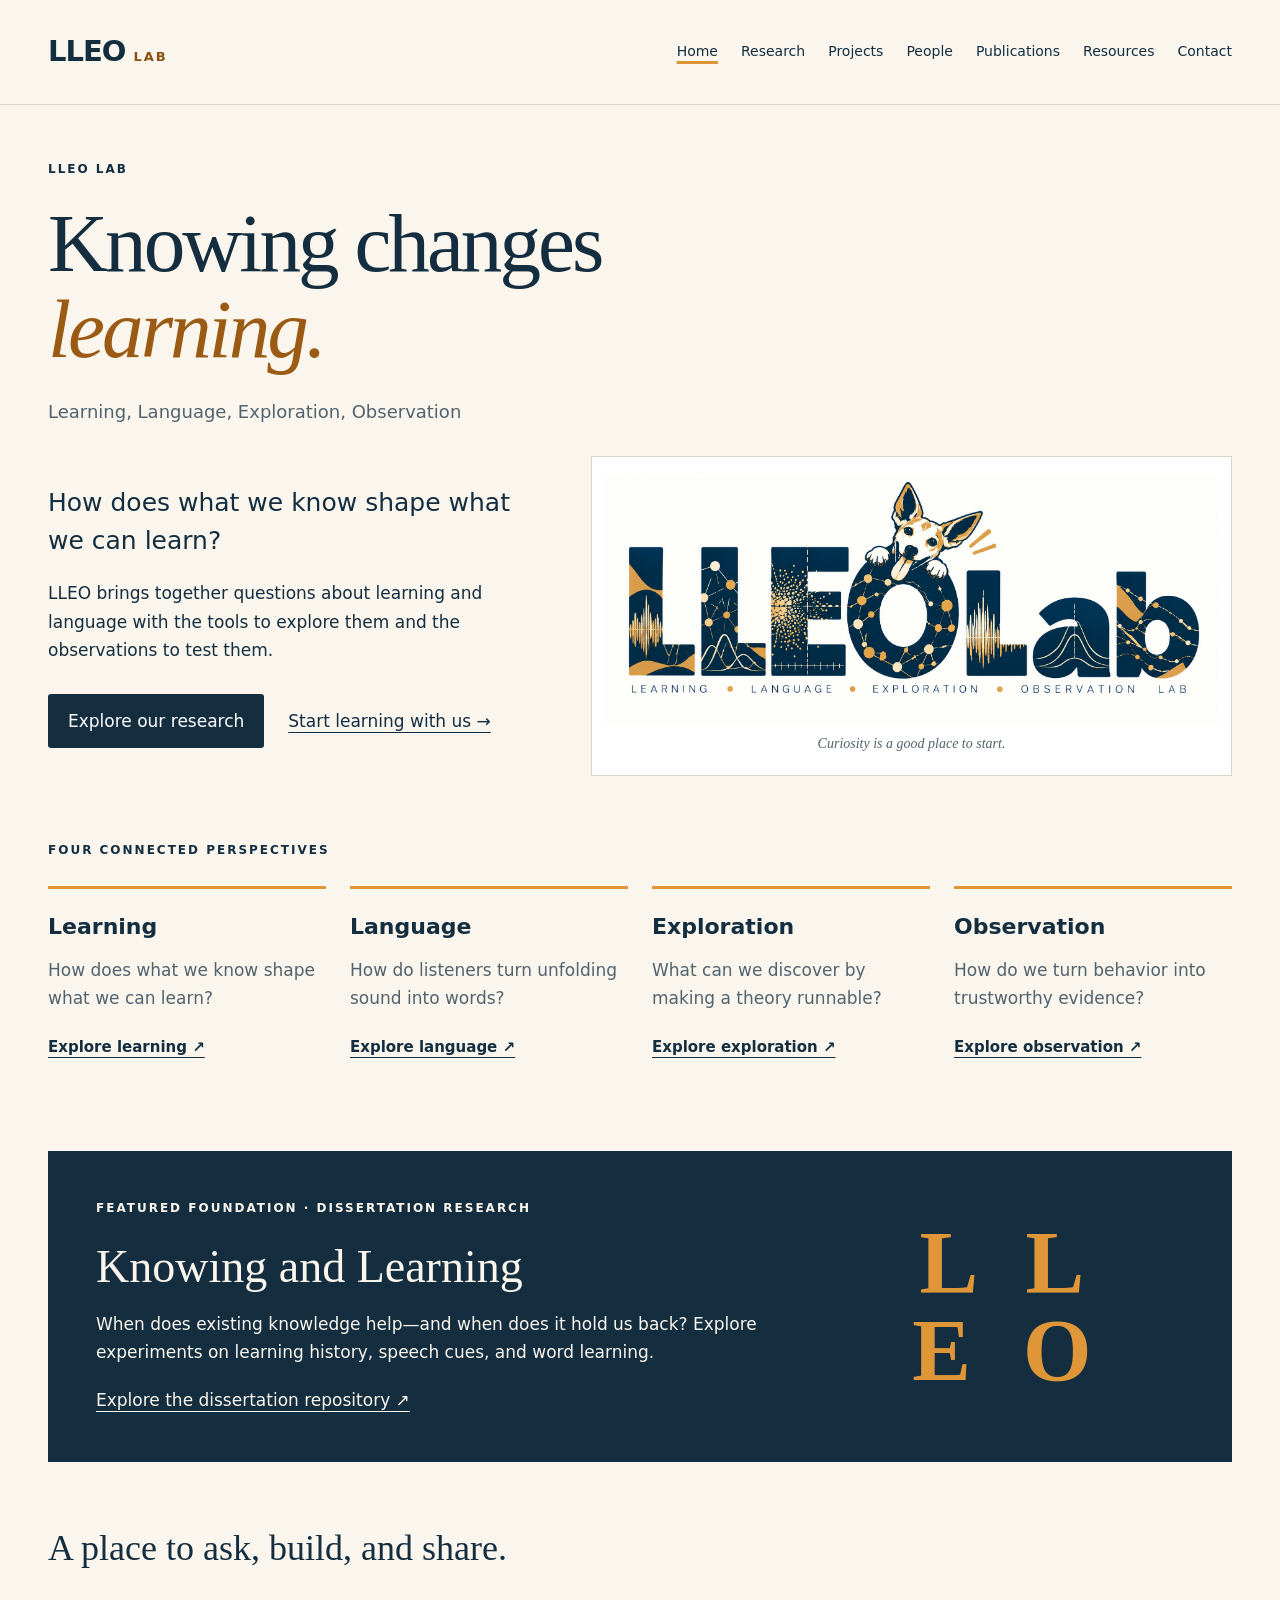
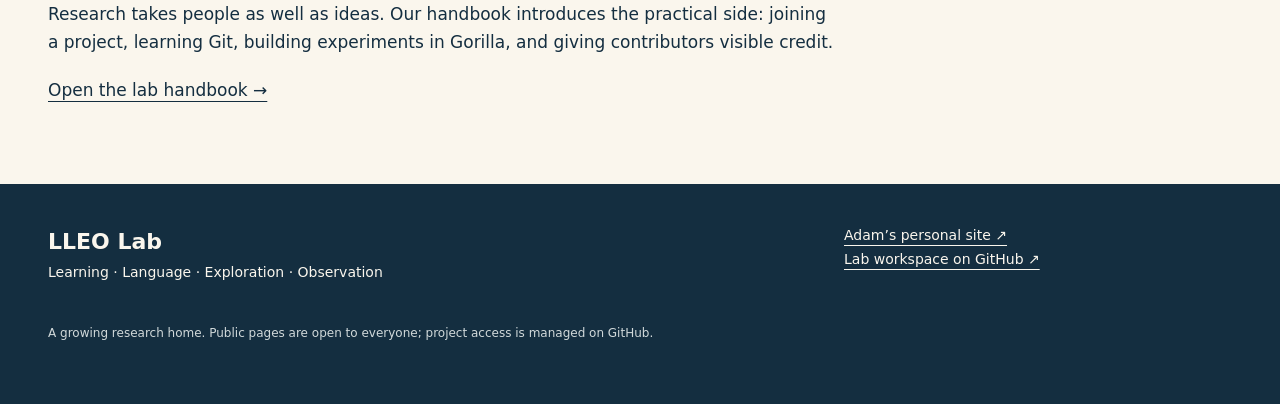
<file: index.html>
<!doctype html><html lang="en"><head><meta charset="utf-8"><meta name="viewport" content="width=device-width,initial-scale=1"><title>Knowing changes  learning.  · LLEO Lab</title><meta name="description" content="Learning, Language, Exploration, Observation"><link rel="stylesheet" href="assets/style.css"><link rel="icon" href="data:,"></head><body><a class="skip" href="#main">Skip to content</a><header><a class="brand" href="index.html">LLEO<span>LAB</span></a><nav aria-label="Main navigation"><a href="index.html" aria-current="page">Home</a><a href="research.html" >Research</a><a href="projects.html" >Projects</a><a href="people.html" >People</a><a href="publications.html" >Publications</a><a href="resources.html" >Resources</a><a href="contact.html" >Contact</a></nav></header><main id="main"><div class="page-head"><p class="eyebrow">LLEO LAB</p><h1>Knowing changes<br><em>learning.</em></h1><p class="intro">Learning, Language, Exploration, Observation</p></div><section class="hero"><div><p class="lead">How does what we know shape what we can learn?</p><p>LLEO brings together questions about learning and language with the tools to explore them and the observations to test them.</p><div class="actions"><a class="button" href="research.html">Explore our research</a><a href="resources.html">Start learning with us →</a></div></div><figure><img src="assets/lleo-logo.png" alt="LLEO Lab logo with a curious dog and waveforms, networks, distributions, and a scatterplot inside the letters" width="1983" height="793"><figcaption>Curiosity is a good place to start.</figcaption></figure></section><section><div class="section-label">FOUR CONNECTED PERSPECTIVES</div><div class="grid four"><article class="card"><h3>Learning</h3><p>How does what we know shape what we can learn?</p><a href="learning.html">Explore learning ↗</a></article><article class="card"><h3>Language</h3><p>How do listeners turn unfolding sound into words?</p><a href="language.html">Explore language ↗</a></article><article class="card"><h3>Exploration</h3><p>What can we discover by making a theory runnable?</p><a href="exploration.html">Explore exploration ↗</a></article><article class="card"><h3>Observation</h3><p>How do we turn behavior into trustworthy evidence?</p><a href="observation.html">Explore observation ↗</a></article></div></section><section class="feature"><div><p class="eyebrow">FEATURED FOUNDATION · DISSERTATION RESEARCH</p><h2>Knowing and Learning</h2><p>When does existing knowledge help—and when does it hold us back? Explore experiments on learning history, speech cues, and word learning.</p><a href="https://github.com/AdamAnderB/knowing-and-learning">Explore the dissertation repository ↗</a></div><div class="big-letters" aria-hidden="true">L L<br>E O</div></section><section><h2>A place to ask, build, and share.</h2><p class="measure">Research takes people as well as ideas. Our handbook introduces the practical side: joining a project, learning Git, building experiments in Gorilla, and giving contributors visible credit.</p><a href="handbook.html">Open the lab handbook →</a></section></main><footer><div><b>LLEO Lab</b><p>Learning · Language · Exploration · Observation</p></div><div><a href="https://www.adamabramlett.com/">Adam’s personal site ↗</a><br><a href="https://github.com/AdamAnderB/lleo-lab">Lab workspace on GitHub ↗</a></div><p class="fine">A growing research home. Public pages are open to everyone; project access is managed on GitHub.</p></footer></body></html>
</file>
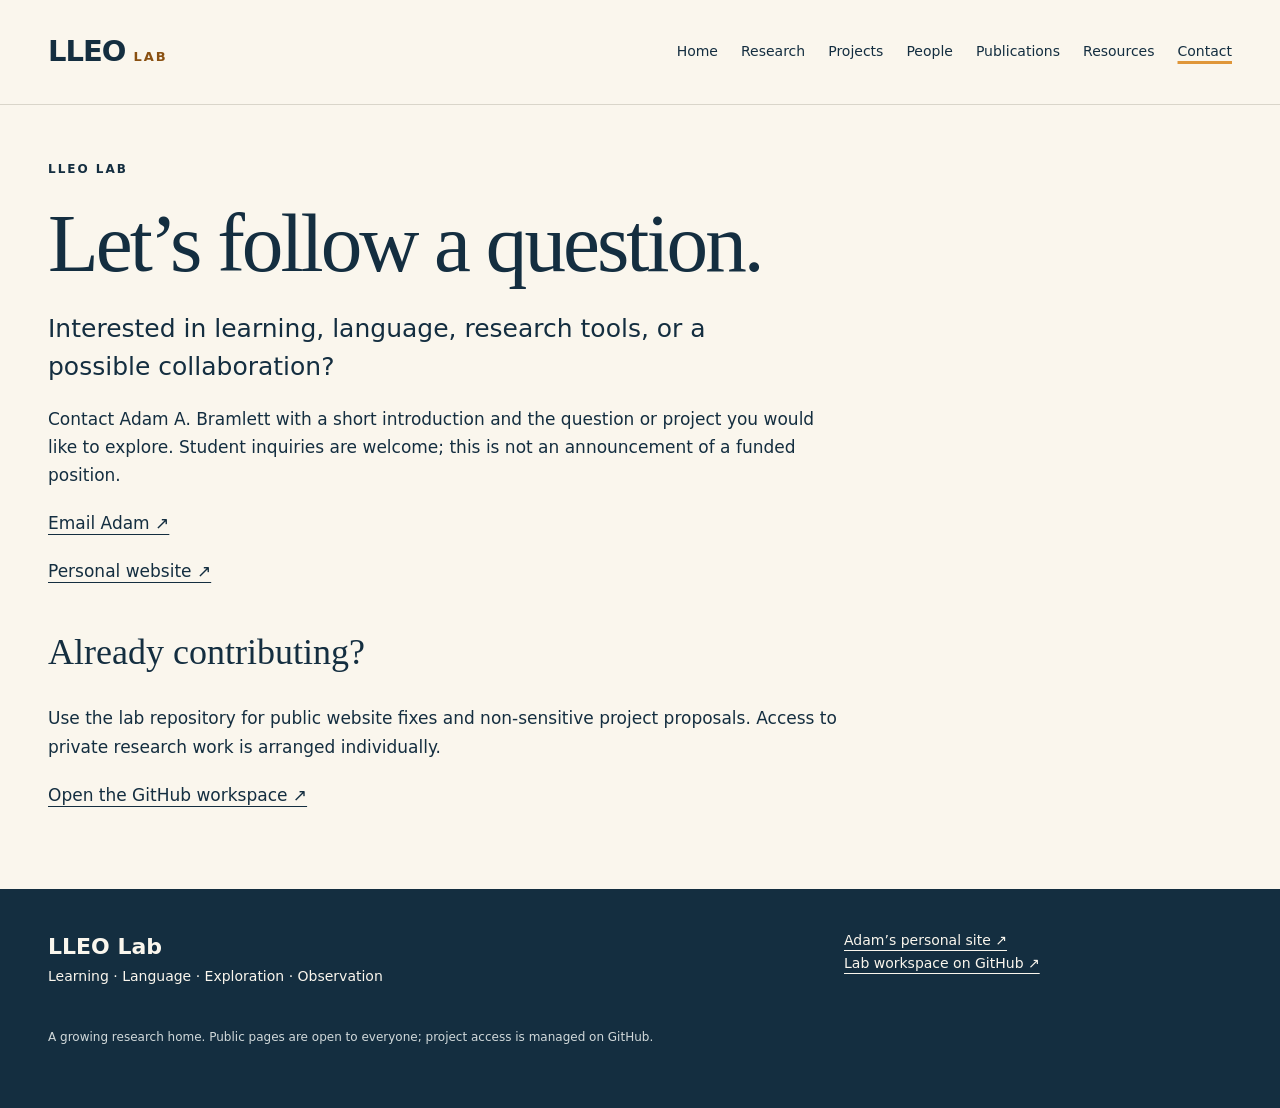
<file: contact.html>
<!doctype html><html lang="en"><head><meta charset="utf-8"><meta name="viewport" content="width=device-width,initial-scale=1"><title>Let’s follow a question. · LLEO Lab</title><meta name="description" content="Learning, Language, Exploration, Observation. Research, people, and open methods."><link rel="stylesheet" href="assets/style.css"><link rel="icon" href="data:,"></head><body><a class="skip" href="#main">Skip to content</a><header><a class="brand" href="index.html">LLEO<span>LAB</span></a><nav aria-label="Main navigation"><a href="index.html" >Home</a><a href="research.html" >Research</a><a href="projects.html" >Projects</a><a href="people.html" >People</a><a href="publications.html" >Publications</a><a href="resources.html" >Resources</a><a href="contact.html" aria-current="page">Contact</a></nav></header><main id="main"><div class="page-head"><p class="eyebrow">LLEO LAB</p><h1>Let’s follow a question.</h1></div><div class="prose"><p class="lead">Interested in learning, language, research tools, or a possible collaboration?</p><p>Contact Adam A. Bramlett with a short introduction and the question or project you would like to explore. Student inquiries are welcome; this is not an announcement of a funded position.</p><p><a href="mailto:abramlet@andrew.cmu.edu">Email Adam ↗</a></p><p><a href="https://www.adamabramlett.com/">Personal website ↗</a></p><h2>Already contributing?</h2><p>Use the lab repository for public website fixes and non-sensitive project proposals. Access to private research work is arranged individually.</p><a href="https://github.com/AdamAnderB/lleo-lab">Open the GitHub workspace ↗</a></div></main><footer><div><b>LLEO Lab</b><p>Learning · Language · Exploration · Observation</p></div><div><a href="https://www.adamabramlett.com/">Adam’s personal site ↗</a><br><a href="https://github.com/AdamAnderB/lleo-lab">Lab workspace on GitHub ↗</a></div><p class="fine">A growing research home. Public pages are open to everyone; project access is managed on GitHub.</p></footer></body></html>
</file>
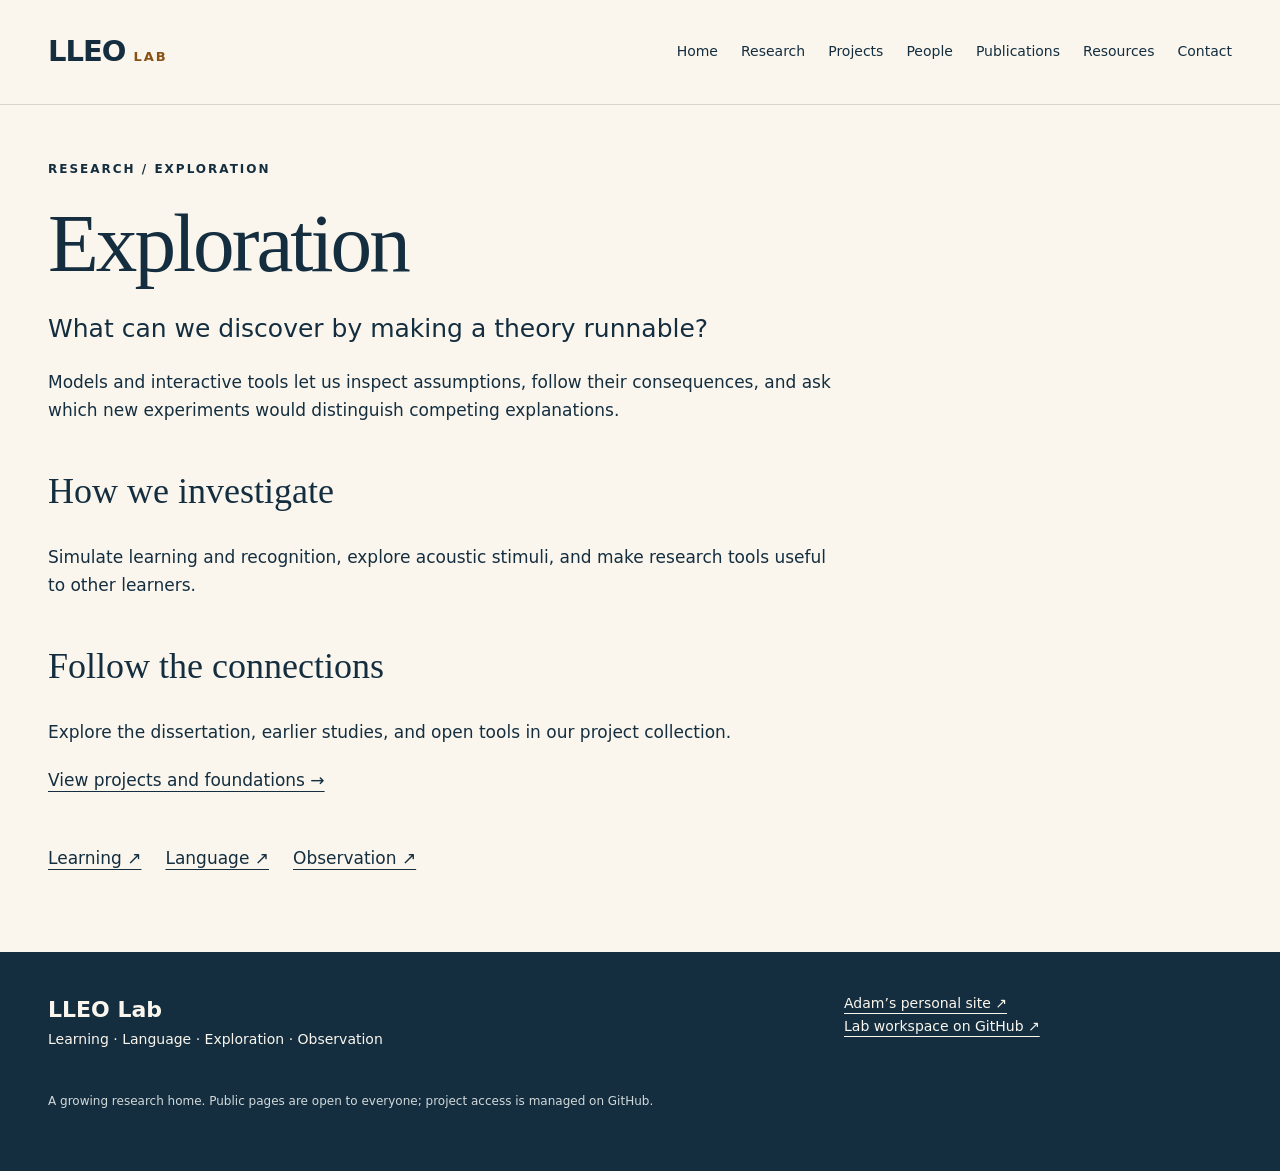
<file: exploration.html>
<!doctype html><html lang="en"><head><meta charset="utf-8"><meta name="viewport" content="width=device-width,initial-scale=1"><title>Exploration · LLEO Lab</title><meta name="description" content="Learning, Language, Exploration, Observation. Research, people, and open methods."><link rel="stylesheet" href="assets/style.css"><link rel="icon" href="data:,"></head><body><a class="skip" href="#main">Skip to content</a><header><a class="brand" href="index.html">LLEO<span>LAB</span></a><nav aria-label="Main navigation"><a href="index.html" >Home</a><a href="research.html" >Research</a><a href="projects.html" >Projects</a><a href="people.html" >People</a><a href="publications.html" >Publications</a><a href="resources.html" >Resources</a><a href="contact.html" >Contact</a></nav></header><main id="main"><div class="page-head"><p class="eyebrow">RESEARCH / EXPLORATION</p><h1>Exploration</h1></div><p class="lead">What can we discover by making a theory runnable?</p><div class="prose"><p>Models and interactive tools let us inspect assumptions, follow their consequences, and ask which new experiments would distinguish competing explanations.</p><h2>How we investigate</h2><p>Simulate learning and recognition, explore acoustic stimuli, and make research tools useful to other learners.</p><h2>Follow the connections</h2><p>Explore the dissertation, earlier studies, and open tools in our project collection.</p><a href="projects.html">View projects and foundations →</a></div><div class="branch-nav"><a href="learning.html">Learning ↗</a><a href="language.html">Language ↗</a><a href="observation.html">Observation ↗</a></div></main><footer><div><b>LLEO Lab</b><p>Learning · Language · Exploration · Observation</p></div><div><a href="https://www.adamabramlett.com/">Adam’s personal site ↗</a><br><a href="https://github.com/AdamAnderB/lleo-lab">Lab workspace on GitHub ↗</a></div><p class="fine">A growing research home. Public pages are open to everyone; project access is managed on GitHub.</p></footer></body></html>
</file>
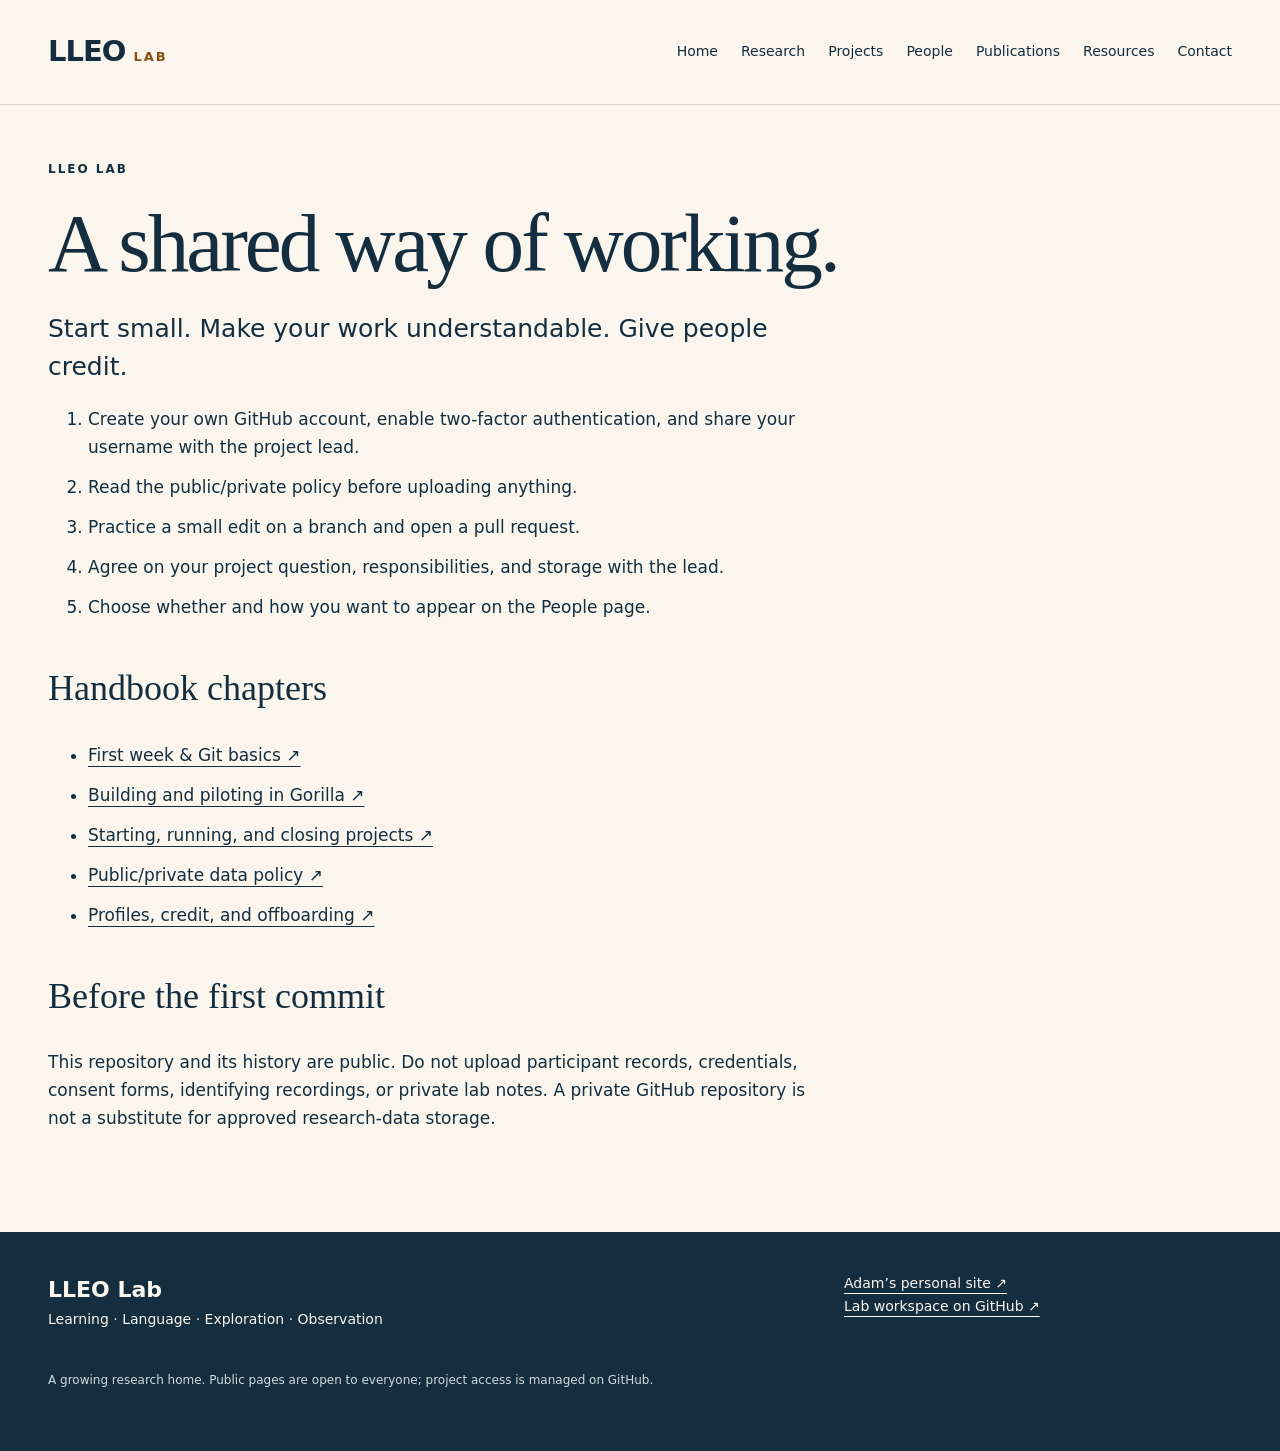
<file: handbook.html>
<!doctype html><html lang="en"><head><meta charset="utf-8"><meta name="viewport" content="width=device-width,initial-scale=1"><title>A shared way of working. · LLEO Lab</title><meta name="description" content="Learning, Language, Exploration, Observation. Research, people, and open methods."><link rel="stylesheet" href="assets/style.css"><link rel="icon" href="data:,"></head><body><a class="skip" href="#main">Skip to content</a><header><a class="brand" href="index.html">LLEO<span>LAB</span></a><nav aria-label="Main navigation"><a href="index.html" >Home</a><a href="research.html" >Research</a><a href="projects.html" >Projects</a><a href="people.html" >People</a><a href="publications.html" >Publications</a><a href="resources.html" >Resources</a><a href="contact.html" >Contact</a></nav></header><main id="main"><div class="page-head"><p class="eyebrow">LLEO LAB</p><h1>A shared way of working.</h1></div><div class="prose"><p class="lead">Start small. Make your work understandable. Give people credit.</p><ol><li>Create your own GitHub account, enable two-factor authentication, and share your username with the project lead.</li><li>Read the public/private policy before uploading anything.</li><li>Practice a small edit on a branch and open a pull request.</li><li>Agree on your project question, responsibilities, and storage with the lead.</li><li>Choose whether and how you want to appear on the People page.</li></ol><h2>Handbook chapters</h2><ul><li><a href="https://github.com/AdamAnderB/lleo-lab/blob/main/handbook/onboarding.md">First week &amp; Git basics ↗</a></li><li><a href="https://github.com/AdamAnderB/lleo-lab/blob/main/handbook/gorilla.md">Building and piloting in Gorilla ↗</a></li><li><a href="https://github.com/AdamAnderB/lleo-lab/blob/main/handbook/projects.md">Starting, running, and closing projects ↗</a></li><li><a href="https://github.com/AdamAnderB/lleo-lab/blob/main/handbook/public-private.md">Public/private data policy ↗</a></li><li><a href="https://github.com/AdamAnderB/lleo-lab/blob/main/handbook/members.md">Profiles, credit, and offboarding ↗</a></li></ul><h2>Before the first commit</h2><p>This repository and its history are public. Do not upload participant records, credentials, consent forms, identifying recordings, or private lab notes. A private GitHub repository is not a substitute for approved research-data storage.</p></div></main><footer><div><b>LLEO Lab</b><p>Learning · Language · Exploration · Observation</p></div><div><a href="https://www.adamabramlett.com/">Adam’s personal site ↗</a><br><a href="https://github.com/AdamAnderB/lleo-lab">Lab workspace on GitHub ↗</a></div><p class="fine">A growing research home. Public pages are open to everyone; project access is managed on GitHub.</p></footer></body></html>
</file>
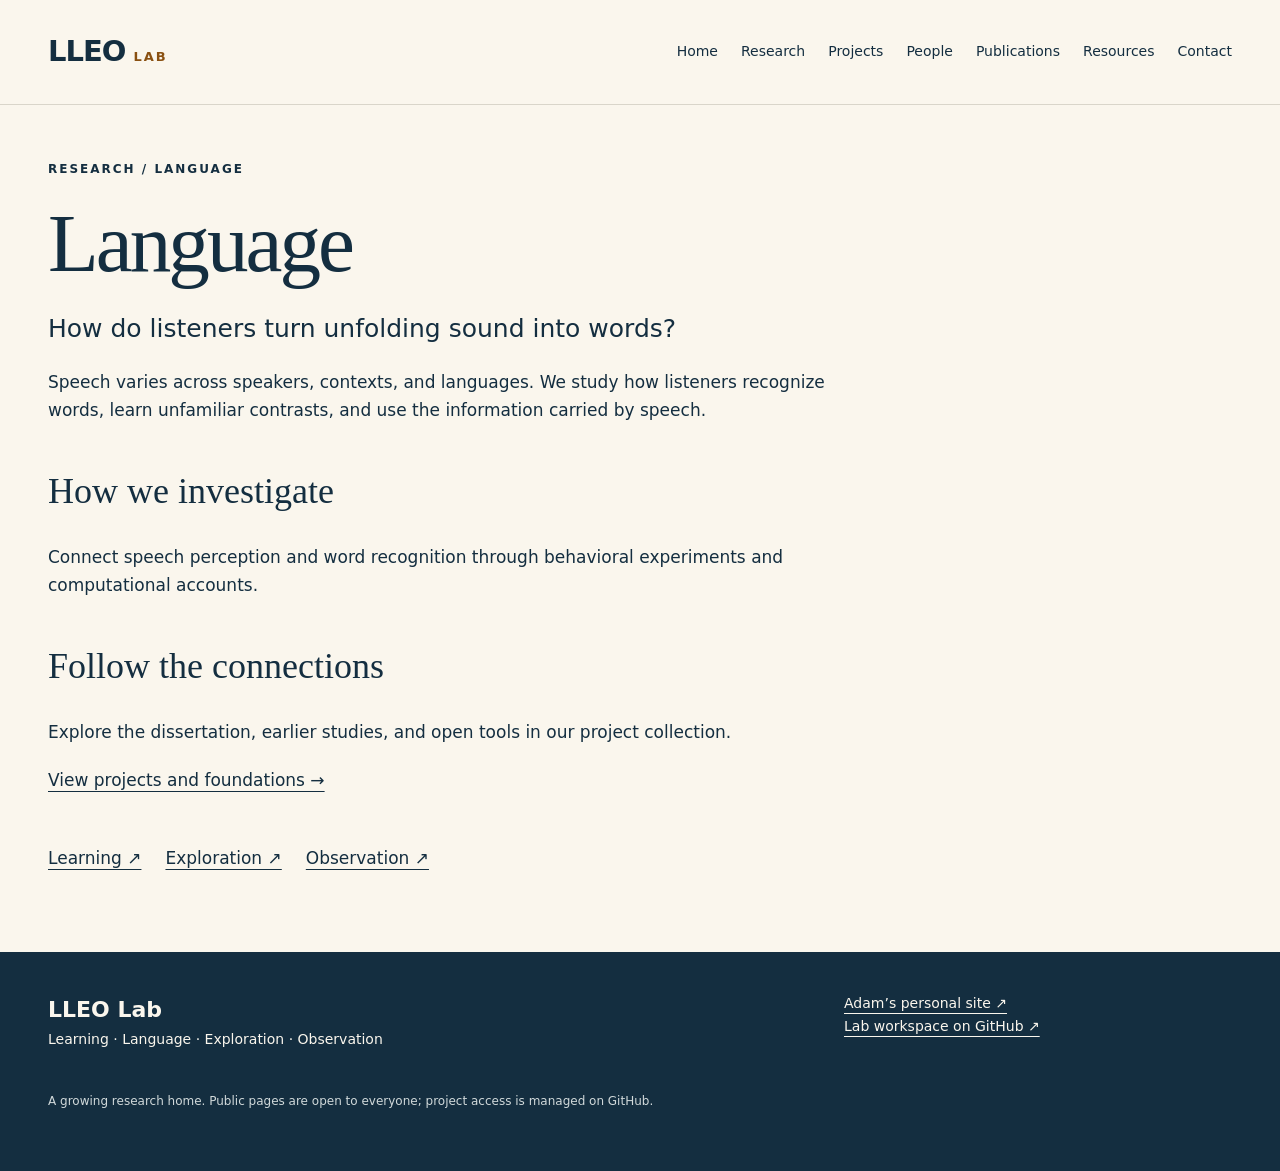
<file: language.html>
<!doctype html><html lang="en"><head><meta charset="utf-8"><meta name="viewport" content="width=device-width,initial-scale=1"><title>Language · LLEO Lab</title><meta name="description" content="Learning, Language, Exploration, Observation. Research, people, and open methods."><link rel="stylesheet" href="assets/style.css"><link rel="icon" href="data:,"></head><body><a class="skip" href="#main">Skip to content</a><header><a class="brand" href="index.html">LLEO<span>LAB</span></a><nav aria-label="Main navigation"><a href="index.html" >Home</a><a href="research.html" >Research</a><a href="projects.html" >Projects</a><a href="people.html" >People</a><a href="publications.html" >Publications</a><a href="resources.html" >Resources</a><a href="contact.html" >Contact</a></nav></header><main id="main"><div class="page-head"><p class="eyebrow">RESEARCH / LANGUAGE</p><h1>Language</h1></div><p class="lead">How do listeners turn unfolding sound into words?</p><div class="prose"><p>Speech varies across speakers, contexts, and languages. We study how listeners recognize words, learn unfamiliar contrasts, and use the information carried by speech.</p><h2>How we investigate</h2><p>Connect speech perception and word recognition through behavioral experiments and computational accounts.</p><h2>Follow the connections</h2><p>Explore the dissertation, earlier studies, and open tools in our project collection.</p><a href="projects.html">View projects and foundations →</a></div><div class="branch-nav"><a href="learning.html">Learning ↗</a><a href="exploration.html">Exploration ↗</a><a href="observation.html">Observation ↗</a></div></main><footer><div><b>LLEO Lab</b><p>Learning · Language · Exploration · Observation</p></div><div><a href="https://www.adamabramlett.com/">Adam’s personal site ↗</a><br><a href="https://github.com/AdamAnderB/lleo-lab">Lab workspace on GitHub ↗</a></div><p class="fine">A growing research home. Public pages are open to everyone; project access is managed on GitHub.</p></footer></body></html>
</file>
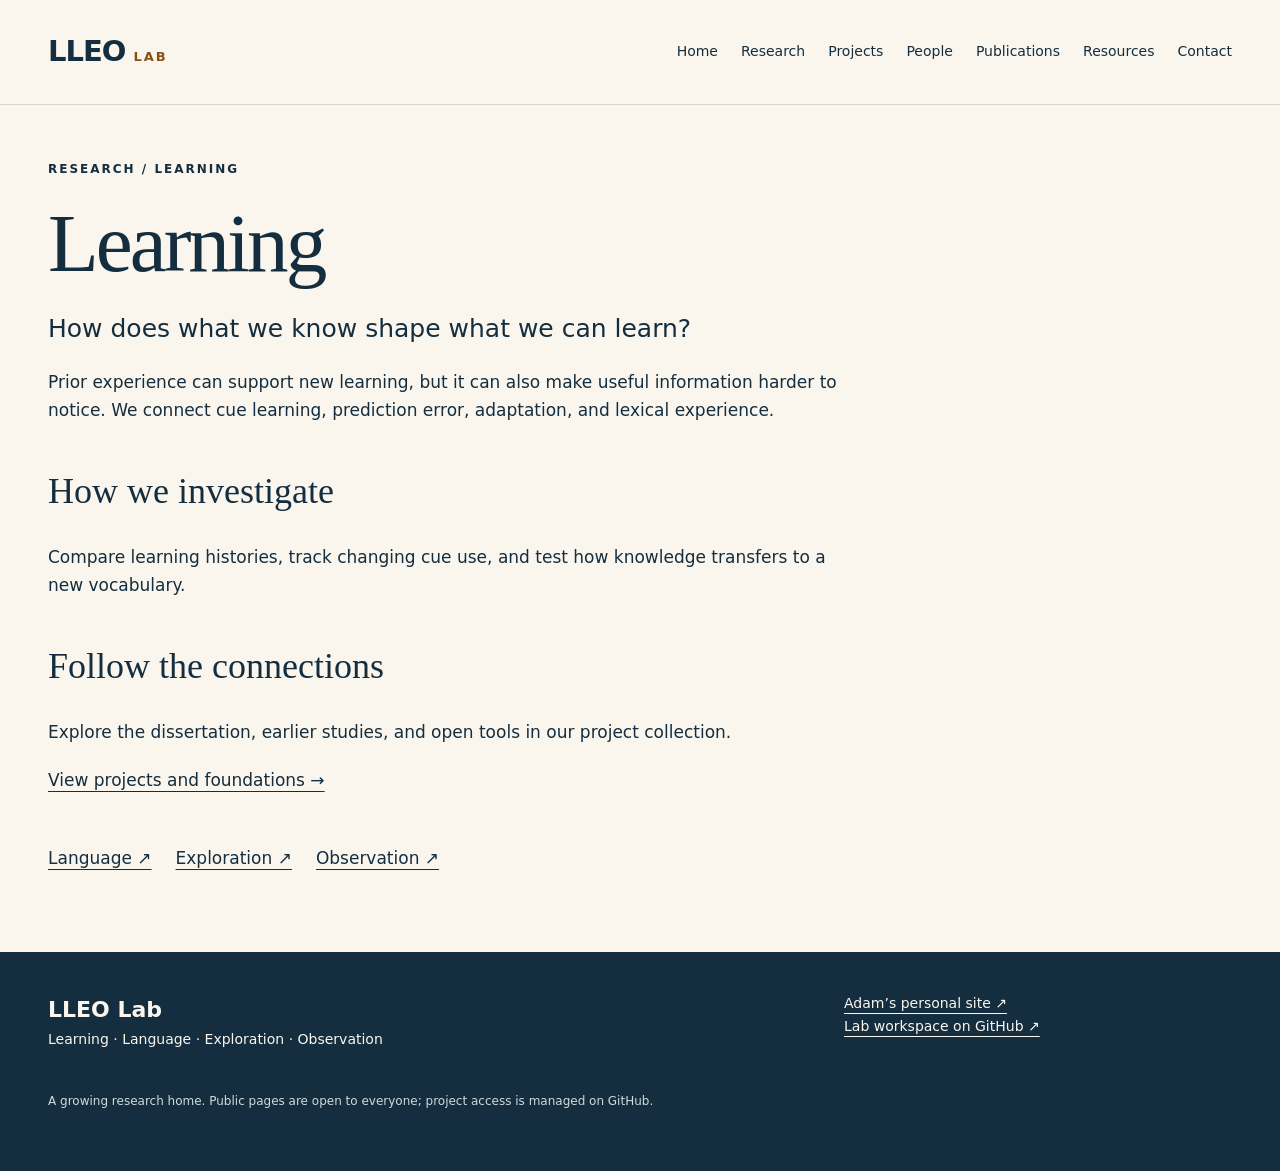
<file: learning.html>
<!doctype html><html lang="en"><head><meta charset="utf-8"><meta name="viewport" content="width=device-width,initial-scale=1"><title>Learning · LLEO Lab</title><meta name="description" content="Learning, Language, Exploration, Observation. Research, people, and open methods."><link rel="stylesheet" href="assets/style.css"><link rel="icon" href="data:,"></head><body><a class="skip" href="#main">Skip to content</a><header><a class="brand" href="index.html">LLEO<span>LAB</span></a><nav aria-label="Main navigation"><a href="index.html" >Home</a><a href="research.html" >Research</a><a href="projects.html" >Projects</a><a href="people.html" >People</a><a href="publications.html" >Publications</a><a href="resources.html" >Resources</a><a href="contact.html" >Contact</a></nav></header><main id="main"><div class="page-head"><p class="eyebrow">RESEARCH / LEARNING</p><h1>Learning</h1></div><p class="lead">How does what we know shape what we can learn?</p><div class="prose"><p>Prior experience can support new learning, but it can also make useful information harder to notice. We connect cue learning, prediction error, adaptation, and lexical experience.</p><h2>How we investigate</h2><p>Compare learning histories, track changing cue use, and test how knowledge transfers to a new vocabulary.</p><h2>Follow the connections</h2><p>Explore the dissertation, earlier studies, and open tools in our project collection.</p><a href="projects.html">View projects and foundations →</a></div><div class="branch-nav"><a href="language.html">Language ↗</a><a href="exploration.html">Exploration ↗</a><a href="observation.html">Observation ↗</a></div></main><footer><div><b>LLEO Lab</b><p>Learning · Language · Exploration · Observation</p></div><div><a href="https://www.adamabramlett.com/">Adam’s personal site ↗</a><br><a href="https://github.com/AdamAnderB/lleo-lab">Lab workspace on GitHub ↗</a></div><p class="fine">A growing research home. Public pages are open to everyone; project access is managed on GitHub.</p></footer></body></html>
</file>
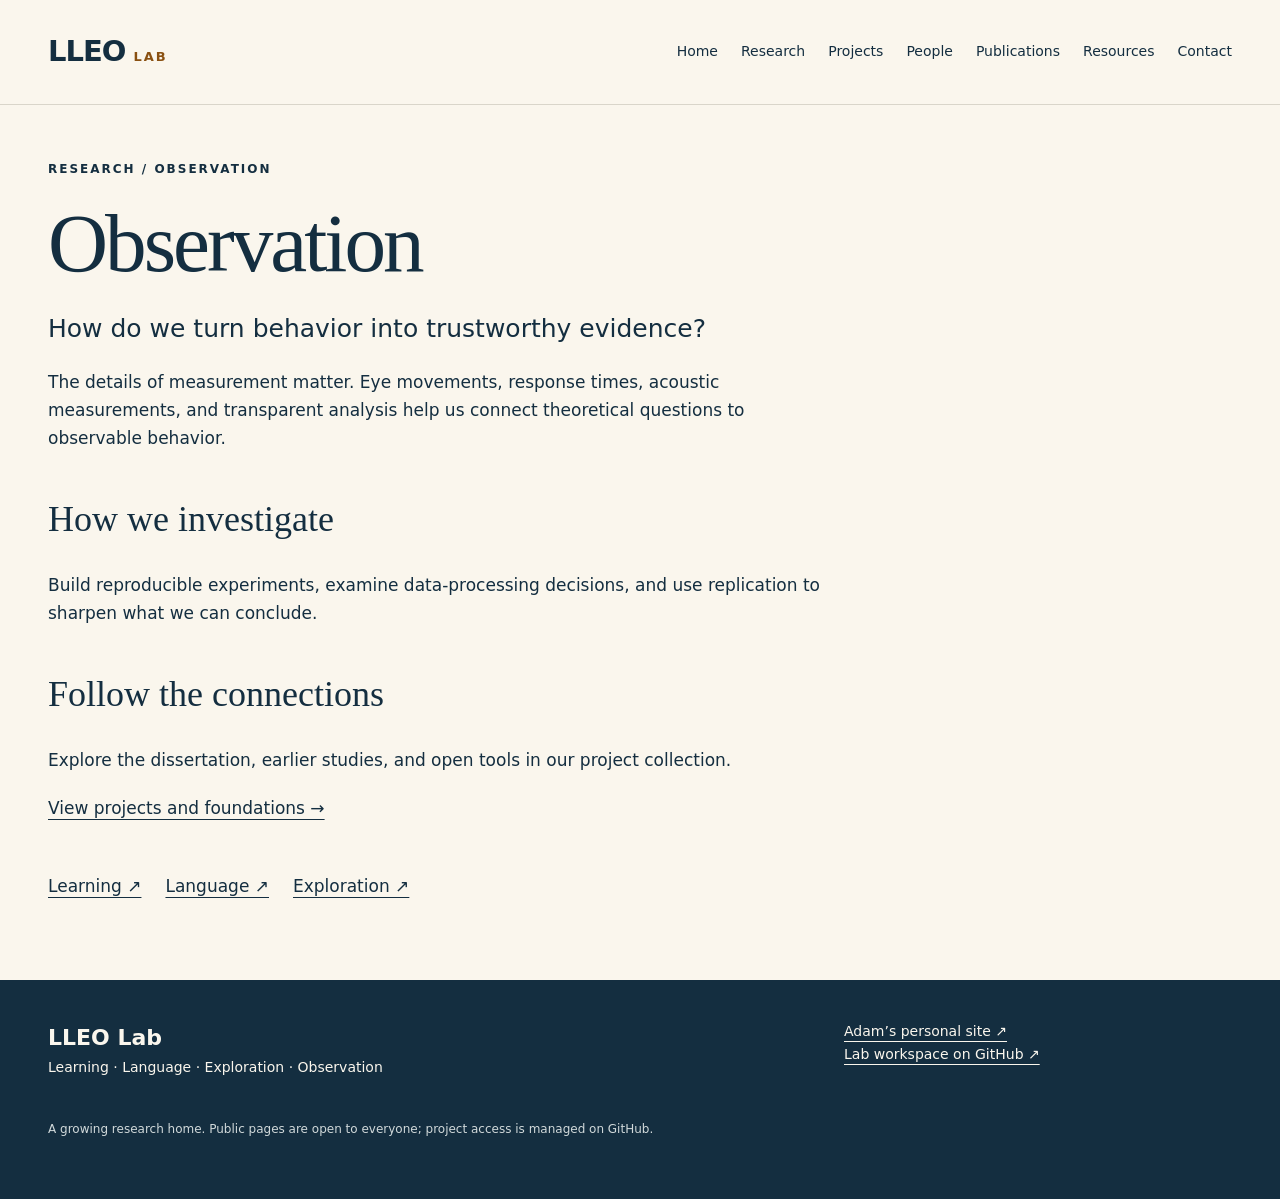
<file: observation.html>
<!doctype html><html lang="en"><head><meta charset="utf-8"><meta name="viewport" content="width=device-width,initial-scale=1"><title>Observation · LLEO Lab</title><meta name="description" content="Learning, Language, Exploration, Observation. Research, people, and open methods."><link rel="stylesheet" href="assets/style.css"><link rel="icon" href="data:,"></head><body><a class="skip" href="#main">Skip to content</a><header><a class="brand" href="index.html">LLEO<span>LAB</span></a><nav aria-label="Main navigation"><a href="index.html" >Home</a><a href="research.html" >Research</a><a href="projects.html" >Projects</a><a href="people.html" >People</a><a href="publications.html" >Publications</a><a href="resources.html" >Resources</a><a href="contact.html" >Contact</a></nav></header><main id="main"><div class="page-head"><p class="eyebrow">RESEARCH / OBSERVATION</p><h1>Observation</h1></div><p class="lead">How do we turn behavior into trustworthy evidence?</p><div class="prose"><p>The details of measurement matter. Eye movements, response times, acoustic measurements, and transparent analysis help us connect theoretical questions to observable behavior.</p><h2>How we investigate</h2><p>Build reproducible experiments, examine data-processing decisions, and use replication to sharpen what we can conclude.</p><h2>Follow the connections</h2><p>Explore the dissertation, earlier studies, and open tools in our project collection.</p><a href="projects.html">View projects and foundations →</a></div><div class="branch-nav"><a href="learning.html">Learning ↗</a><a href="language.html">Language ↗</a><a href="exploration.html">Exploration ↗</a></div></main><footer><div><b>LLEO Lab</b><p>Learning · Language · Exploration · Observation</p></div><div><a href="https://www.adamabramlett.com/">Adam’s personal site ↗</a><br><a href="https://github.com/AdamAnderB/lleo-lab">Lab workspace on GitHub ↗</a></div><p class="fine">A growing research home. Public pages are open to everyone; project access is managed on GitHub.</p></footer></body></html>
</file>
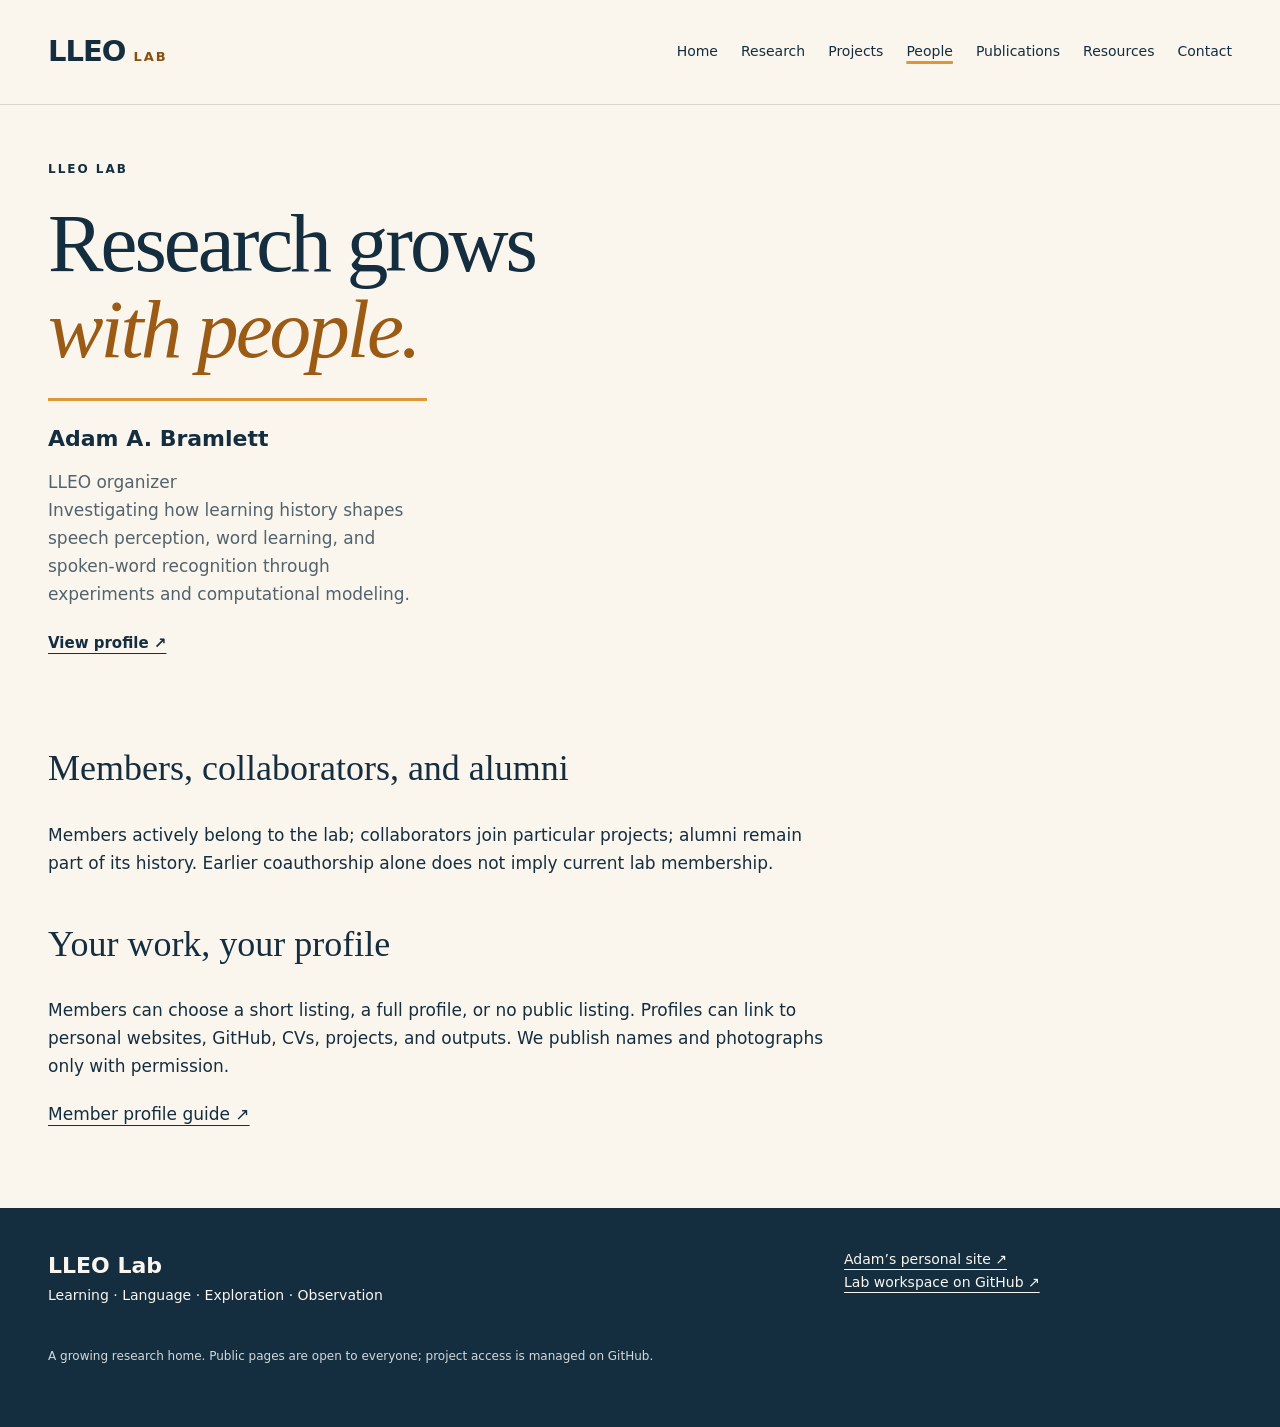
<file: people.html>
<!doctype html><html lang="en"><head><meta charset="utf-8"><meta name="viewport" content="width=device-width,initial-scale=1"><title>Research grows  with people.  · LLEO Lab</title><meta name="description" content="Learning, Language, Exploration, Observation. Research, people, and open methods."><link rel="stylesheet" href="assets/style.css"><link rel="icon" href="data:,"></head><body><a class="skip" href="#main">Skip to content</a><header><a class="brand" href="index.html">LLEO<span>LAB</span></a><nav aria-label="Main navigation"><a href="index.html" >Home</a><a href="research.html" >Research</a><a href="projects.html" >Projects</a><a href="people.html" aria-current="page">People</a><a href="publications.html" >Publications</a><a href="resources.html" >Resources</a><a href="contact.html" >Contact</a></nav></header><main id="main"><div class="page-head"><p class="eyebrow">LLEO LAB</p><h1>Research grows<br><em>with people.</em></h1></div><div class="grid"><article class="card"><h3>Adam A. Bramlett</h3><p>LLEO organizer<br>Investigating how learning history shapes speech perception, word learning, and spoken-word recognition through experiments and computational modeling.</p><a href="person-adam-bramlett.html">View profile ↗</a></article></div><section class="prose"><h2>Members, collaborators, and alumni</h2><p>Members actively belong to the lab; collaborators join particular projects; alumni remain part of its history. Earlier coauthorship alone does not imply current lab membership.</p><h2>Your work, your profile</h2><p>Members can choose a short listing, a full profile, or no public listing. Profiles can link to personal websites, GitHub, CVs, projects, and outputs. We publish names and photographs only with permission.</p><a href="https://github.com/AdamAnderB/lleo-lab/tree/main/templates/member">Member profile guide ↗</a></section></main><footer><div><b>LLEO Lab</b><p>Learning · Language · Exploration · Observation</p></div><div><a href="https://www.adamabramlett.com/">Adam’s personal site ↗</a><br><a href="https://github.com/AdamAnderB/lleo-lab">Lab workspace on GitHub ↗</a></div><p class="fine">A growing research home. Public pages are open to everyone; project access is managed on GitHub.</p></footer></body></html>
</file>
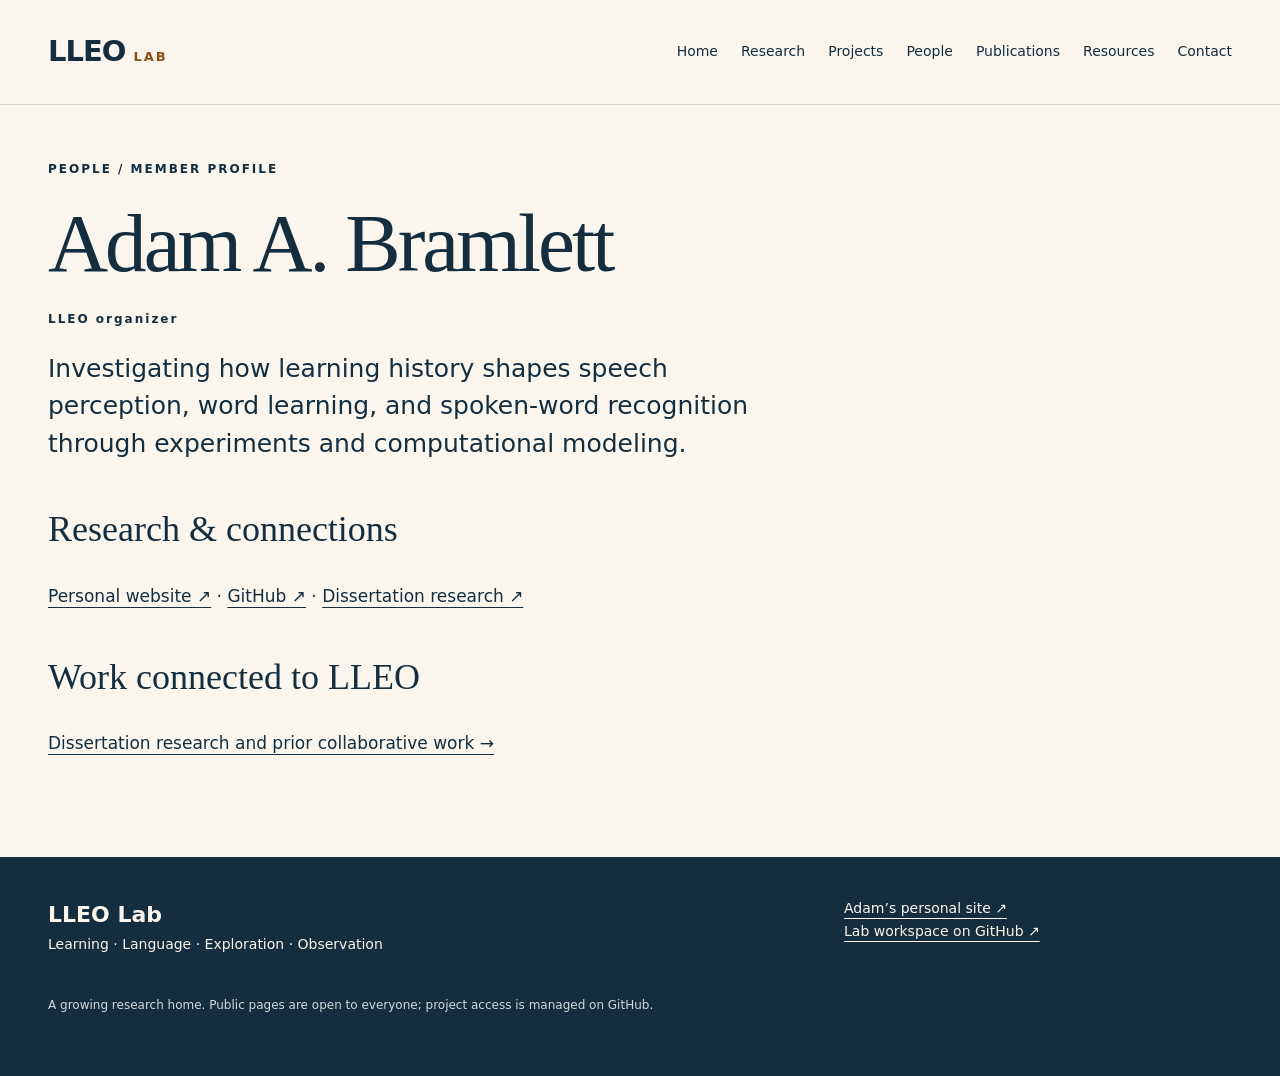
<file: person-adam-bramlett.html>
<!doctype html><html lang="en"><head><meta charset="utf-8"><meta name="viewport" content="width=device-width,initial-scale=1"><title>Adam A. Bramlett · LLEO Lab</title><meta name="description" content="Learning, Language, Exploration, Observation. Research, people, and open methods."><link rel="stylesheet" href="assets/style.css"><link rel="icon" href="data:,"></head><body><a class="skip" href="#main">Skip to content</a><header><a class="brand" href="index.html">LLEO<span>LAB</span></a><nav aria-label="Main navigation"><a href="index.html" >Home</a><a href="research.html" >Research</a><a href="projects.html" >Projects</a><a href="people.html" >People</a><a href="publications.html" >Publications</a><a href="resources.html" >Resources</a><a href="contact.html" >Contact</a></nav></header><main id="main"><div class="page-head"><p class="eyebrow">PEOPLE / MEMBER PROFILE</p><h1>Adam A. Bramlett</h1></div><div class="prose"><p class="eyebrow">LLEO organizer</p><p class="lead">Investigating how learning history shapes speech perception, word learning, and spoken-word recognition through experiments and computational modeling.</p><h2>Research &amp; connections</h2><p><a href="https://www.adamabramlett.com/">Personal website ↗</a> · <a href="https://github.com/AdamAnderB">GitHub ↗</a> · <a href="https://github.com/AdamAnderB/knowing-and-learning">Dissertation research ↗</a></p><h2>Work connected to LLEO</h2><p><a href="projects.html">Dissertation research and prior collaborative work →</a></p></div></main><footer><div><b>LLEO Lab</b><p>Learning · Language · Exploration · Observation</p></div><div><a href="https://www.adamabramlett.com/">Adam’s personal site ↗</a><br><a href="https://github.com/AdamAnderB/lleo-lab">Lab workspace on GitHub ↗</a></div><p class="fine">A growing research home. Public pages are open to everyone; project access is managed on GitHub.</p></footer></body></html>
</file>
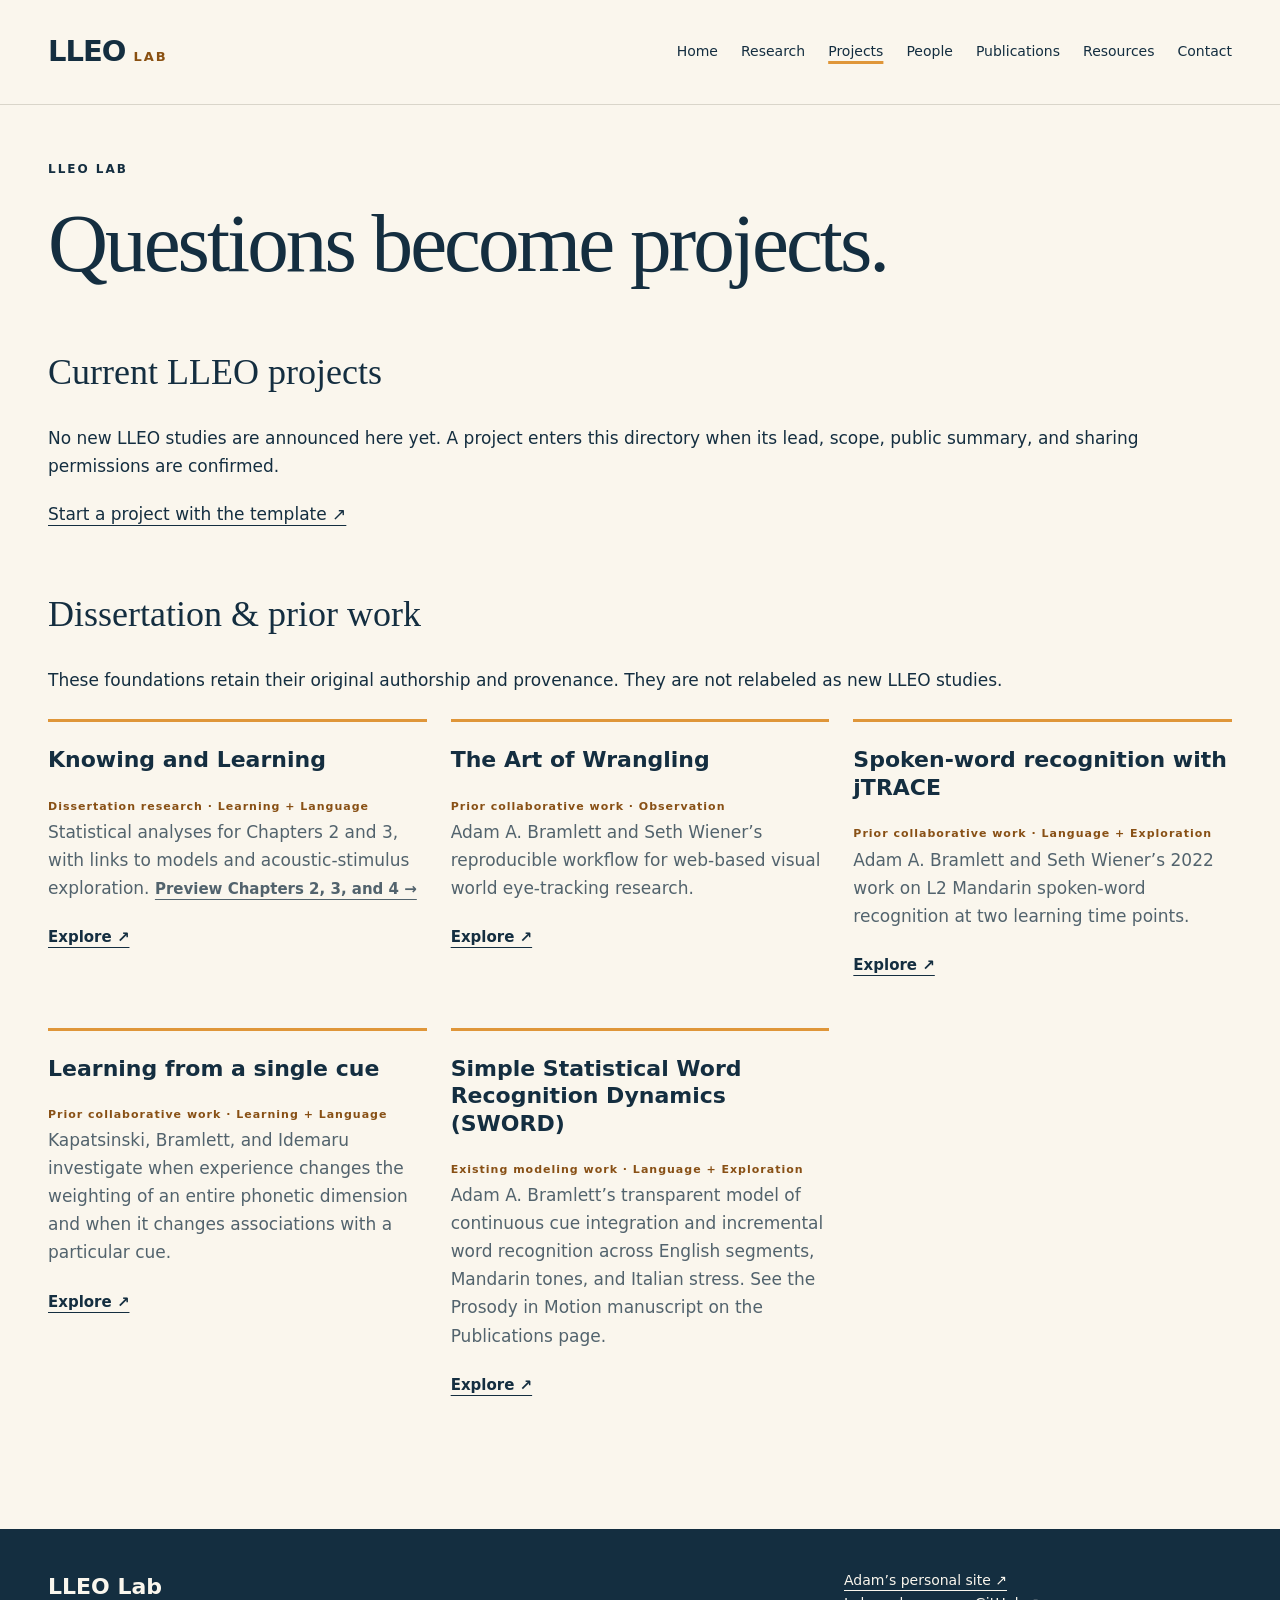
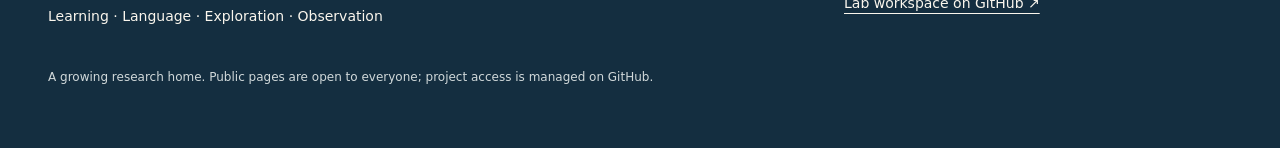
<file: projects.html>
<!doctype html><html lang="en"><head><meta charset="utf-8"><meta name="viewport" content="width=device-width,initial-scale=1"><title>Questions become projects. · LLEO Lab</title><meta name="description" content="Learning, Language, Exploration, Observation. Research, people, and open methods."><link rel="stylesheet" href="assets/style.css"><link rel="icon" href="data:,"></head><body><a class="skip" href="#main">Skip to content</a><header><a class="brand" href="index.html">LLEO<span>LAB</span></a><nav aria-label="Main navigation"><a href="index.html" >Home</a><a href="research.html" >Research</a><a href="projects.html" aria-current="page">Projects</a><a href="people.html" >People</a><a href="publications.html" >Publications</a><a href="resources.html" >Resources</a><a href="contact.html" >Contact</a></nav></header><main id="main"><div class="page-head"><p class="eyebrow">LLEO LAB</p><h1>Questions become projects.</h1></div><section><h2>Current LLEO projects</h2><p>No new LLEO studies are announced here yet. A project enters this directory when its lead, scope, public summary, and sharing permissions are confirmed.</p><a href="https://github.com/AdamAnderB/lleo-lab/tree/main/templates/project">Start a project with the template ↗</a></section><section><h2>Dissertation &amp; prior work</h2><p>These foundations retain their original authorship and provenance. They are not relabeled as new LLEO studies.</p><div class="grid"><article class="card"><h3>Knowing and Learning</h3><p><span class="tag">Dissertation research · Learning + Language</span><br>Statistical analyses for Chapters 2 and 3, with links to models and acoustic-stimulus exploration. <a href="publications.html#dissertation">Preview Chapters 2, 3, and 4 →</a></p><a href="https://github.com/AdamAnderB/knowing-and-learning">Explore ↗</a></article><article class="card"><h3>The Art of Wrangling</h3><p><span class="tag">Prior collaborative work · Observation</span><br>Adam A. Bramlett and Seth Wiener’s reproducible workflow for web-based visual world eye-tracking research.</p><a href="https://github.com/AdamAnderB/AoW">Explore ↗</a></article><article class="card"><h3>Spoken-word recognition with jTRACE</h3><p><span class="tag">Prior collaborative work · Language + Exploration</span><br>Adam A. Bramlett and Seth Wiener’s 2022 work on L2 Mandarin spoken-word recognition at two learning time points.</p><a href="https://www.adamabramlett.com/research">Explore ↗</a></article><article class="card"><h3>Learning from a single cue</h3><p><span class="tag">Prior collaborative work · Learning + Language</span><br>Kapatsinski, Bramlett, and Idemaru investigate when experience changes the weighting of an entire phonetic dimension and when it changes associations with a particular cue.</p><a href="https://doi.org/10.1016/j.cognition.2024.105818">Explore ↗</a></article><article class="card"><h3>Simple Statistical Word Recognition Dynamics (SWORD)</h3><p><span class="tag">Existing modeling work · Language + Exploration</span><br>Adam A. Bramlett’s transparent model of continuous cue integration and incremental word recognition across English segments, Mandarin tones, and Italian stress. See the Prosody in Motion manuscript on the Publications page.</p><a href="https://github.com/AdamAnderB/Simple_Statistical_Word_Recognition_Dynamics">Explore ↗</a></article></div></section></main><footer><div><b>LLEO Lab</b><p>Learning · Language · Exploration · Observation</p></div><div><a href="https://www.adamabramlett.com/">Adam’s personal site ↗</a><br><a href="https://github.com/AdamAnderB/lleo-lab">Lab workspace on GitHub ↗</a></div><p class="fine">A growing research home. Public pages are open to everyone; project access is managed on GitHub.</p></footer></body></html>
</file>
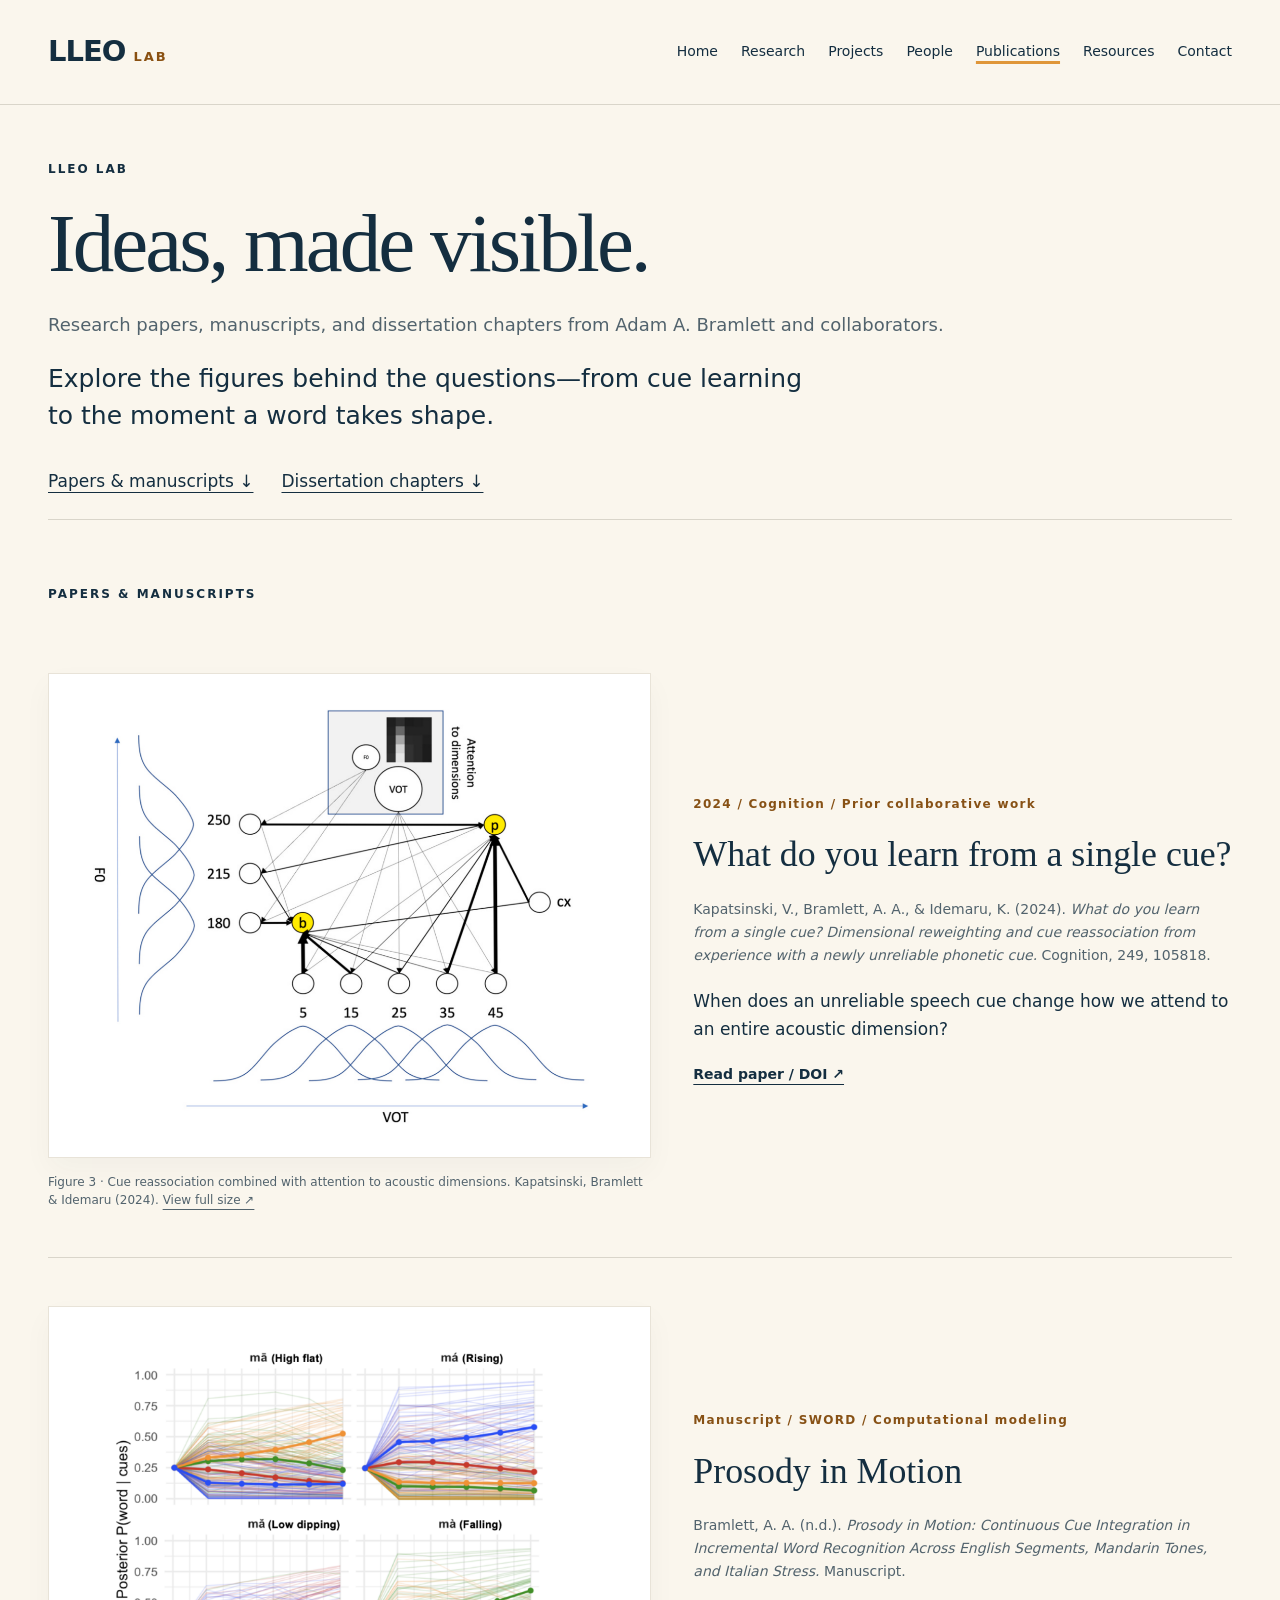
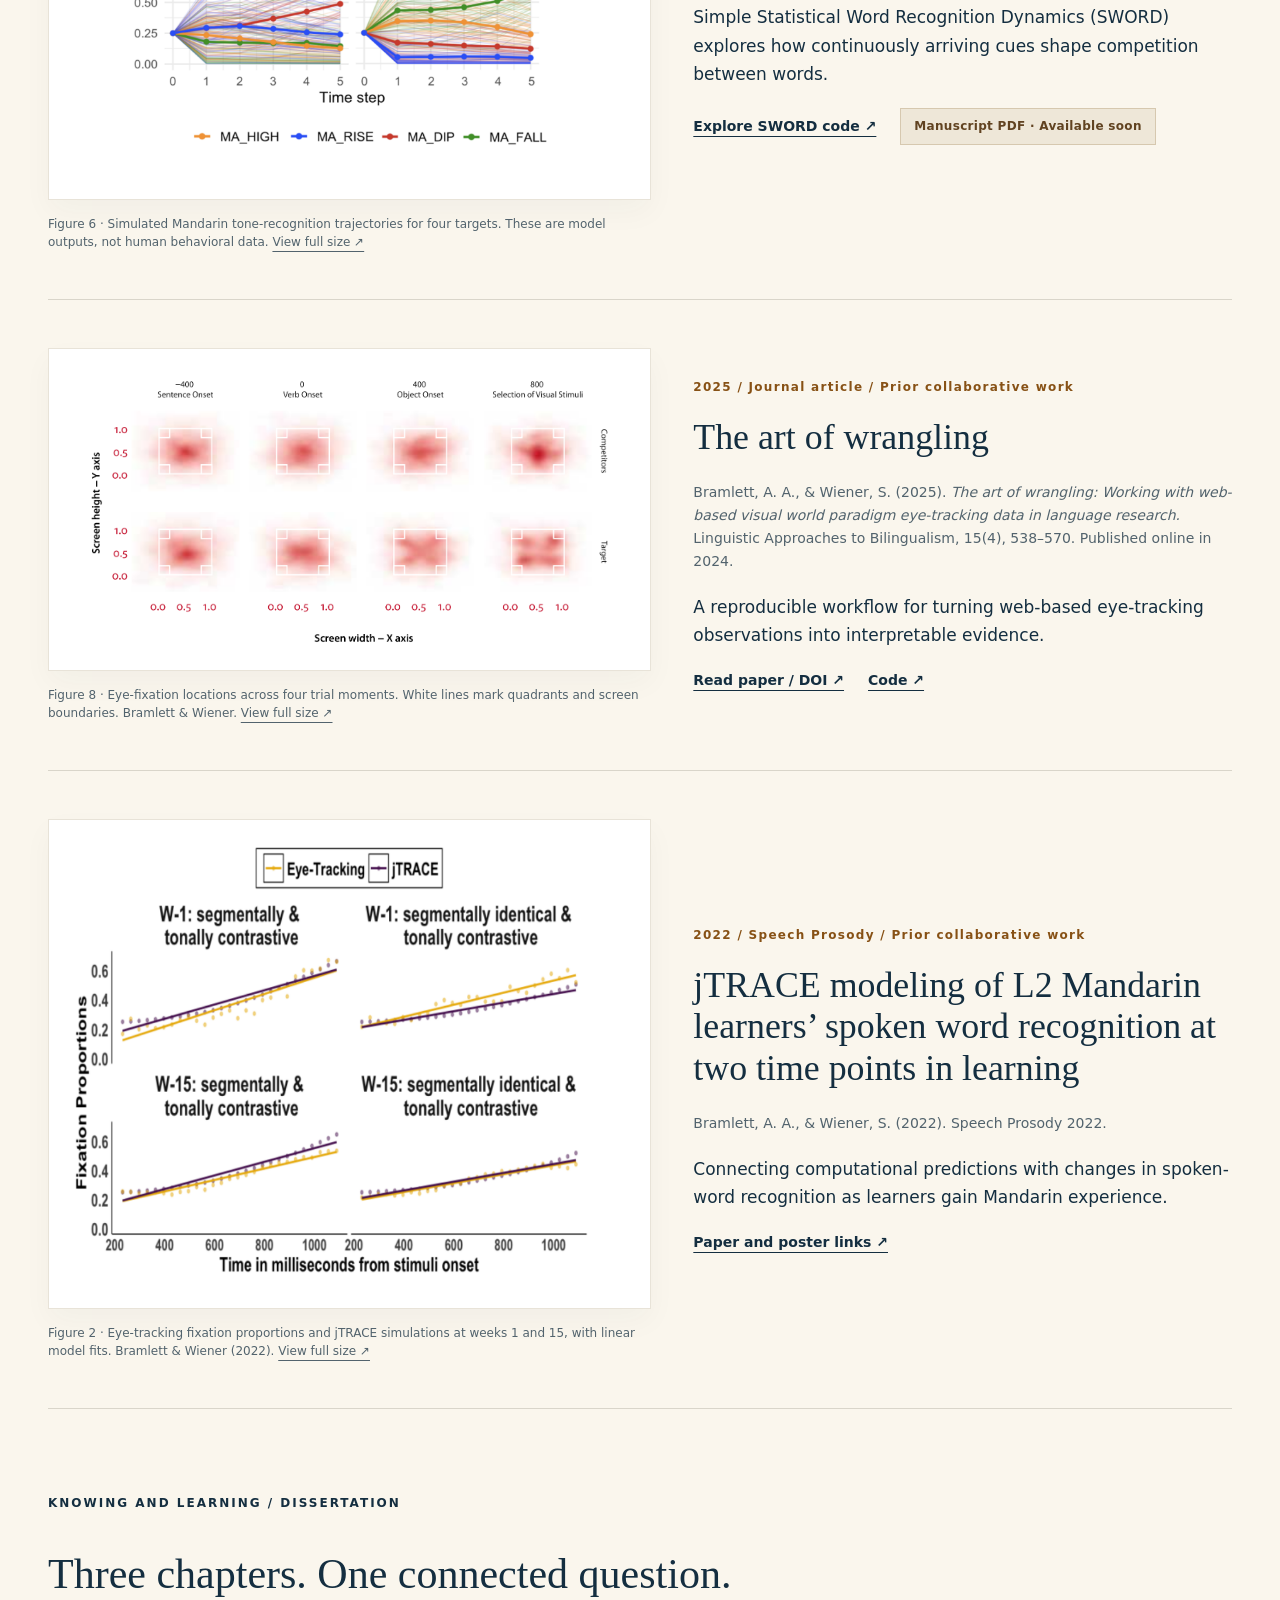
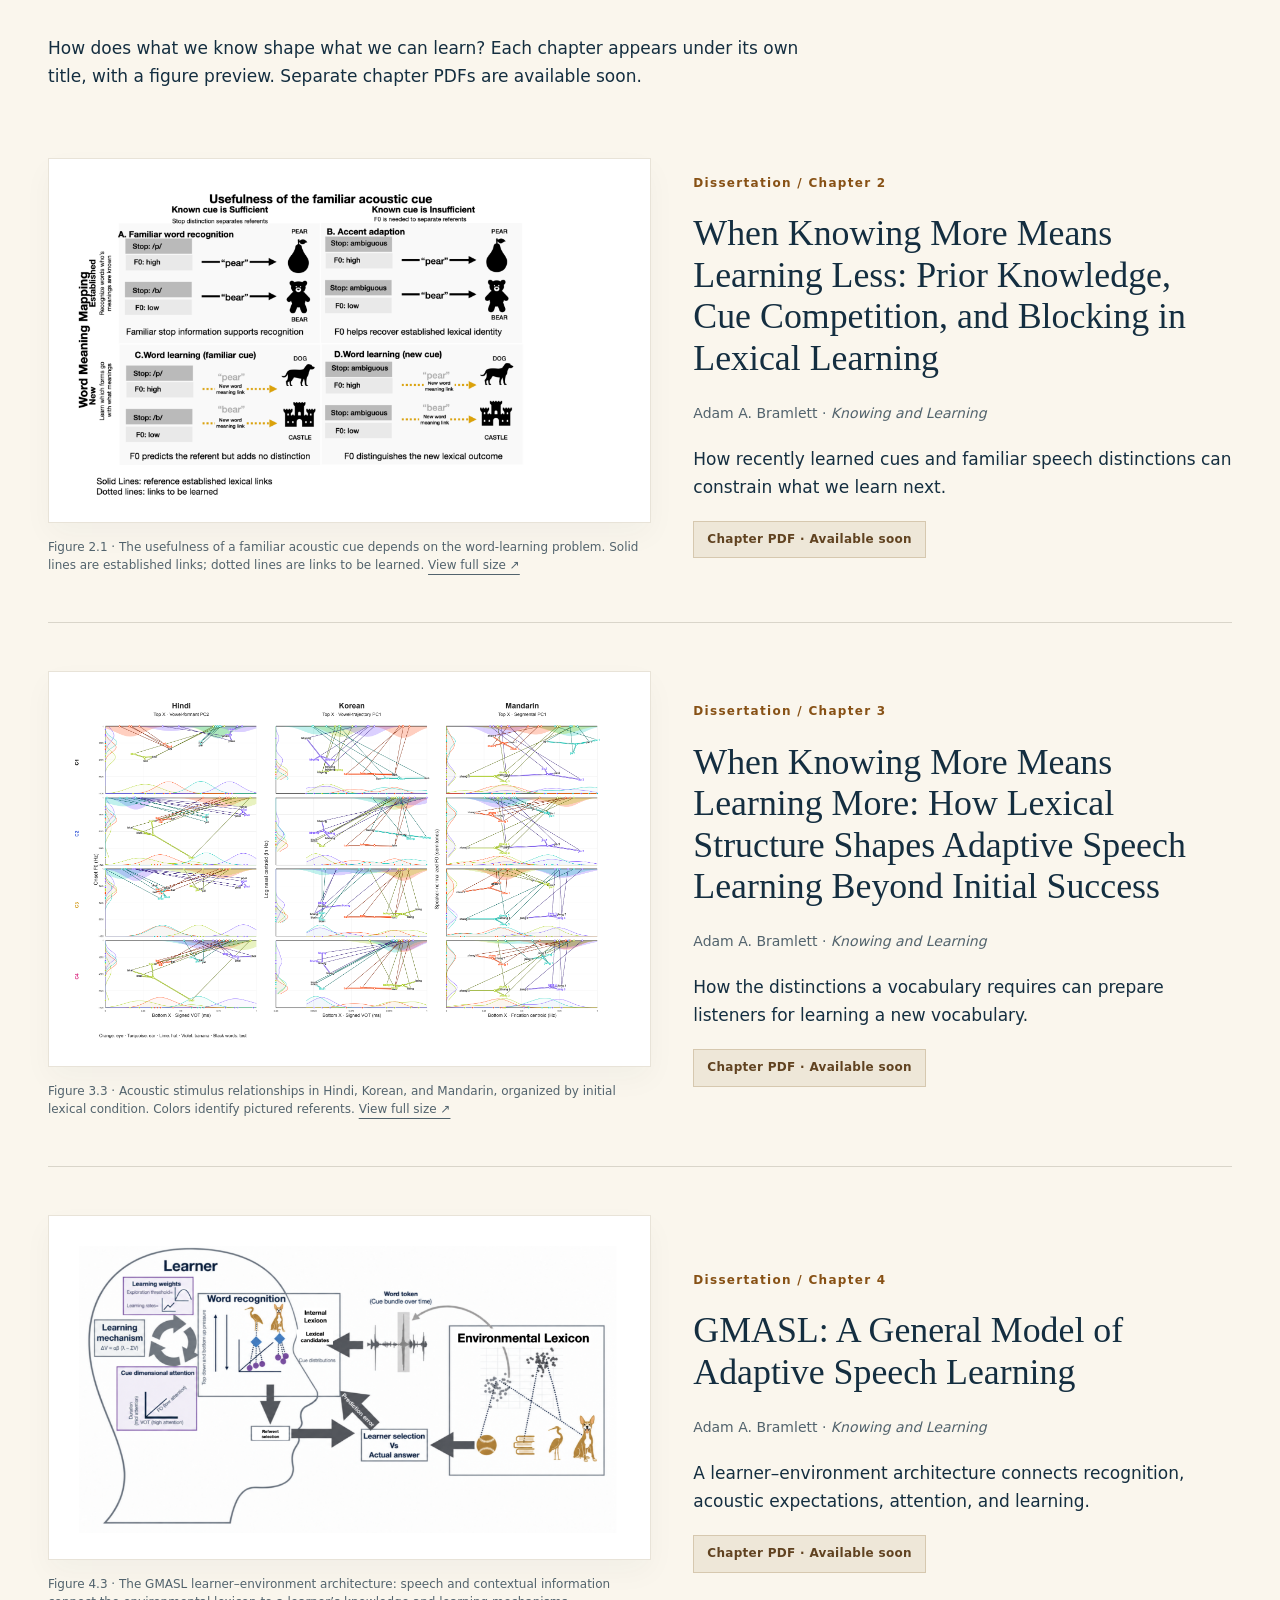
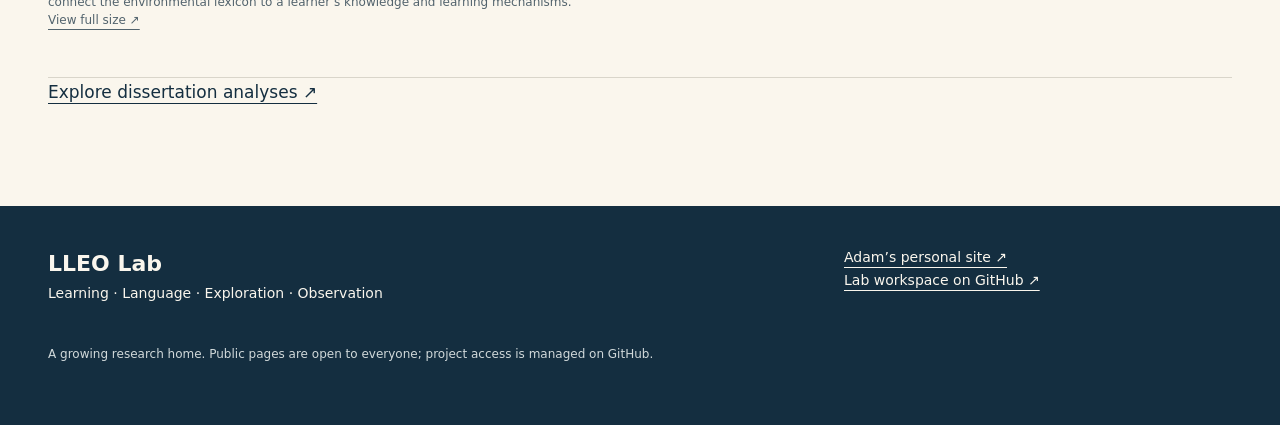
<file: publications.html>
<!doctype html><html lang="en"><head><meta charset="utf-8"><meta name="viewport" content="width=device-width,initial-scale=1"><title>Ideas, made visible. · LLEO Lab</title><meta name="description" content="Research papers, manuscripts, and dissertation chapters from Adam A. Bramlett and collaborators."><link rel="stylesheet" href="assets/style.css"><link rel="icon" href="data:,"></head><body><a class="skip" href="#main">Skip to content</a><header><a class="brand" href="index.html">LLEO<span>LAB</span></a><nav aria-label="Main navigation"><a href="index.html" >Home</a><a href="research.html" >Research</a><a href="projects.html" >Projects</a><a href="people.html" >People</a><a href="publications.html" aria-current="page">Publications</a><a href="resources.html" >Resources</a><a href="contact.html" >Contact</a></nav></header><main id="main"><div class="page-head"><p class="eyebrow">LLEO LAB</p><h1>Ideas, made visible.</h1><p class="intro">Research papers, manuscripts, and dissertation chapters from Adam A. Bramlett and collaborators.</p></div><p class="lead">Explore the figures behind the questions—from cue learning to the moment a word takes shape.</p><div class="publication-nav"><a href="#papers">Papers &amp; manuscripts ↓</a><a href="#dissertation">Dissertation chapters ↓</a></div><section id="papers"><p class="section-label">PAPERS &amp; MANUSCRIPTS</p><article class="paper-entry" id="kbi"><figure class="paper-art"><a href="assets/figure-kbi.png" aria-label="View full-size figure for What do you learn from a single cue?"><img src="assets/figure-kbi.png" alt="Figure 3 · Cue reassociation combined with attention to acoustic dimensions. Kapatsinski, Bramlett &amp; Idemaru (2024)." loading="lazy"></a><figcaption>Figure 3 · Cue reassociation combined with attention to acoustic dimensions. Kapatsinski, Bramlett &amp; Idemaru (2024). <a href="assets/figure-kbi.png">View full size ↗</a></figcaption></figure><div class="paper-copy"><p class="eyebrow">2024 / Cognition / Prior collaborative work</p><h2>What do you learn from a single cue?</h2><p class="paper-citation">Kapatsinski, V., Bramlett, A. A., &amp; Idemaru, K. (2024). <i>What do you learn from a single cue? Dimensional reweighting and cue reassociation from experience with a newly unreliable phonetic cue.</i> Cognition, 249, 105818.</p><p>When does an unreliable speech cue change how we attend to an entire acoustic dimension?</p><div class="paper-links"><a href="https://doi.org/10.1016/j.cognition.2024.105818">Read paper / DOI ↗</a></div></div></article><article class="paper-entry" id="sword"><figure class="paper-art"><a href="assets/figure-sword.png" aria-label="View full-size figure for Prosody in Motion"><img src="assets/figure-sword.png" alt="Figure 6 · Simulated Mandarin tone-recognition trajectories for four targets. These are model outputs, not human behavioral data." loading="lazy"></a><figcaption>Figure 6 · Simulated Mandarin tone-recognition trajectories for four targets. These are model outputs, not human behavioral data. <a href="assets/figure-sword.png">View full size ↗</a></figcaption></figure><div class="paper-copy"><p class="eyebrow">Manuscript / SWORD / Computational modeling</p><h2>Prosody in Motion</h2><p class="paper-citation">Bramlett, A. A. (n.d.). <i>Prosody in Motion: Continuous Cue Integration in Incremental Word Recognition Across English Segments, Mandarin Tones, and Italian Stress.</i> Manuscript.</p><p>Simple Statistical Word Recognition Dynamics (SWORD) explores how continuously arriving cues shape competition between words.</p><div class="paper-links"><a href="https://github.com/AdamAnderB/Simple_Statistical_Word_Recognition_Dynamics">Explore SWORD code ↗</a><span class="availability">Manuscript PDF · Available soon</span></div></div></article><article class="paper-entry" id="aow"><figure class="paper-art"><a href="assets/figure-aow.png" aria-label="View full-size figure for The art of wrangling"><img src="assets/figure-aow.png" alt="Figure 8 · Eye-fixation locations across four trial moments. White lines mark quadrants and screen boundaries. Bramlett &amp; Wiener." loading="lazy"></a><figcaption>Figure 8 · Eye-fixation locations across four trial moments. White lines mark quadrants and screen boundaries. Bramlett &amp; Wiener. <a href="assets/figure-aow.png">View full size ↗</a></figcaption></figure><div class="paper-copy"><p class="eyebrow">2025 / Journal article / Prior collaborative work</p><h2>The art of wrangling</h2><p class="paper-citation">Bramlett, A. A., &amp; Wiener, S. (2025). <i>The art of wrangling: Working with web-based visual world paradigm eye-tracking data in language research.</i> Linguistic Approaches to Bilingualism, 15(4), 538–570. Published online in 2024.</p><p>A reproducible workflow for turning web-based eye-tracking observations into interpretable evidence.</p><div class="paper-links"><a href="https://doi.org/10.1075/lab.23071.bra">Read paper / DOI ↗</a> <a href="https://github.com/AdamAnderB/AoW">Code ↗</a></div></div></article><article class="paper-entry" id="jtrace"><figure class="paper-art"><a href="assets/figure-jtrace.png" aria-label="View full-size figure for jTRACE modeling of L2 Mandarin learners’ spoken word recognition at two time points in learning"><img src="assets/figure-jtrace.png" alt="Figure 2 · Eye-tracking fixation proportions and jTRACE simulations at weeks 1 and 15, with linear model fits. Bramlett &amp; Wiener (2022)." loading="lazy"></a><figcaption>Figure 2 · Eye-tracking fixation proportions and jTRACE simulations at weeks 1 and 15, with linear model fits. Bramlett &amp; Wiener (2022). <a href="assets/figure-jtrace.png">View full size ↗</a></figcaption></figure><div class="paper-copy"><p class="eyebrow">2022 / Speech Prosody / Prior collaborative work</p><h2>jTRACE modeling of L2 Mandarin learners’ spoken word recognition at two time points in learning</h2><p class="paper-citation">Bramlett, A. A., &amp; Wiener, S. (2022). Speech Prosody 2022.</p><p>Connecting computational predictions with changes in spoken-word recognition as learners gain Mandarin experience.</p><div class="paper-links"><a href="https://www.adamabramlett.com/research">Paper and poster links ↗</a></div></div></article></section><section id="dissertation"><p class="section-label">KNOWING AND LEARNING / DISSERTATION</p><h2>Three chapters. One connected question.</h2><p class="measure">How does what we know shape what we can learn? Each chapter appears under its own title, with a figure preview. Separate chapter PDFs are available soon.</p><article class="paper-entry" id="ch2"><figure class="paper-art"><a href="assets/figure-ch2.png" aria-label="View full-size figure for When Knowing More Means Learning Less: Prior Knowledge, Cue Competition, and Blocking in Lexical Learning"><img src="assets/figure-ch2.png" alt="Figure 2.1 · The usefulness of a familiar acoustic cue depends on the word-learning problem. Solid lines are established links; dotted lines are links to be learned." loading="lazy"></a><figcaption>Figure 2.1 · The usefulness of a familiar acoustic cue depends on the word-learning problem. Solid lines are established links; dotted lines are links to be learned. <a href="assets/figure-ch2.png">View full size ↗</a></figcaption></figure><div class="paper-copy"><p class="eyebrow">Dissertation / Chapter 2</p><h2>When Knowing More Means Learning Less: Prior Knowledge, Cue Competition, and Blocking in Lexical Learning</h2><p class="paper-citation">Adam A. Bramlett · <i>Knowing and Learning</i></p><p>How recently learned cues and familiar speech distinctions can constrain what we learn next.</p><div class="paper-links"><span class="availability">Chapter PDF · Available soon</span></div></div></article><article class="paper-entry" id="ch3"><figure class="paper-art"><a href="assets/figure-ch3.png" aria-label="View full-size figure for When Knowing More Means Learning More: How Lexical Structure Shapes Adaptive Speech Learning Beyond Initial Success"><img src="assets/figure-ch3.png" alt="Figure 3.3 · Acoustic stimulus relationships in Hindi, Korean, and Mandarin, organized by initial lexical condition. Colors identify pictured referents." loading="lazy"></a><figcaption>Figure 3.3 · Acoustic stimulus relationships in Hindi, Korean, and Mandarin, organized by initial lexical condition. Colors identify pictured referents. <a href="assets/figure-ch3.png">View full size ↗</a></figcaption></figure><div class="paper-copy"><p class="eyebrow">Dissertation / Chapter 3</p><h2>When Knowing More Means Learning More: How Lexical Structure Shapes Adaptive Speech Learning Beyond Initial Success</h2><p class="paper-citation">Adam A. Bramlett · <i>Knowing and Learning</i></p><p>How the distinctions a vocabulary requires can prepare listeners for learning a new vocabulary.</p><div class="paper-links"><span class="availability">Chapter PDF · Available soon</span></div></div></article><article class="paper-entry" id="ch4"><figure class="paper-art"><a href="assets/figure-ch4.png" aria-label="View full-size figure for GMASL: A General Model of Adaptive Speech Learning"><img src="assets/figure-ch4.png" alt="Figure 4.3 · The GMASL learner–environment architecture: speech and contextual information connect the environmental lexicon to a learner’s knowledge and learning mechanisms." loading="lazy"></a><figcaption>Figure 4.3 · The GMASL learner–environment architecture: speech and contextual information connect the environmental lexicon to a learner’s knowledge and learning mechanisms. <a href="assets/figure-ch4.png">View full size ↗</a></figcaption></figure><div class="paper-copy"><p class="eyebrow">Dissertation / Chapter 4</p><h2>GMASL: A General Model of Adaptive Speech Learning</h2><p class="paper-citation">Adam A. Bramlett · <i>Knowing and Learning</i></p><p>A learner–environment architecture connects recognition, acoustic expectations, attention, and learning.</p><div class="paper-links"><span class="availability">Chapter PDF · Available soon</span></div></div></article><p><a href="https://github.com/AdamAnderB/knowing-and-learning">Explore dissertation analyses ↗</a></p></section></main><footer><div><b>LLEO Lab</b><p>Learning · Language · Exploration · Observation</p></div><div><a href="https://www.adamabramlett.com/">Adam’s personal site ↗</a><br><a href="https://github.com/AdamAnderB/lleo-lab">Lab workspace on GitHub ↗</a></div><p class="fine">A growing research home. Public pages are open to everyone; project access is managed on GitHub.</p></footer></body></html>
</file>
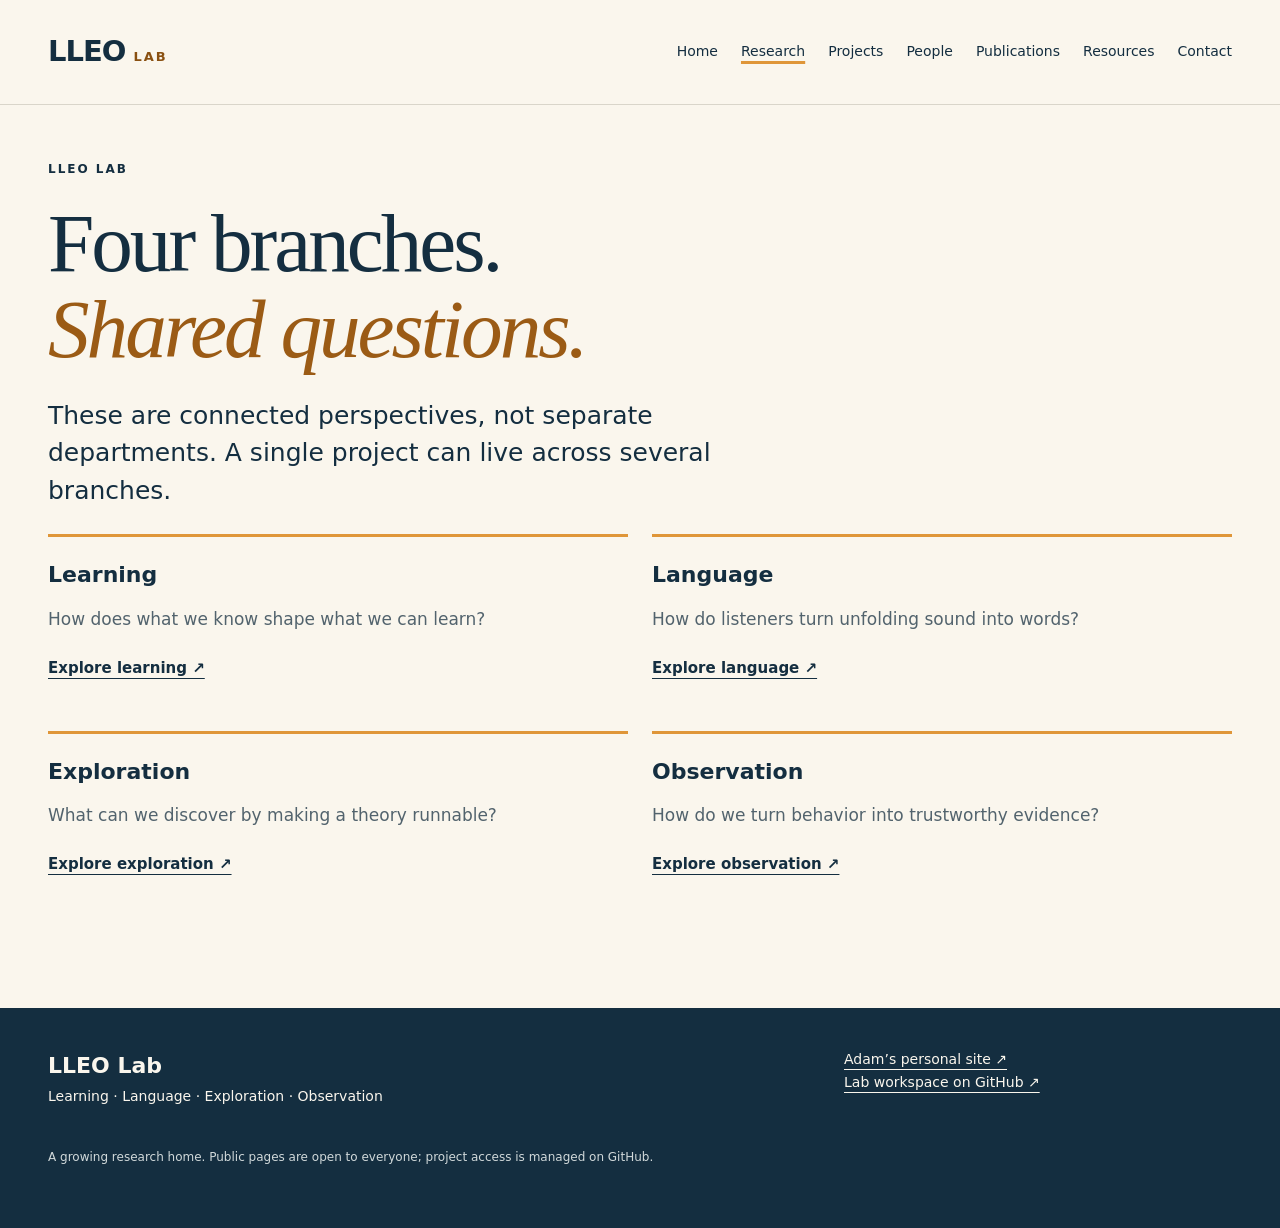
<file: research.html>
<!doctype html><html lang="en"><head><meta charset="utf-8"><meta name="viewport" content="width=device-width,initial-scale=1"><title>Four branches.  Shared questions.  · LLEO Lab</title><meta name="description" content="Learning, Language, Exploration, Observation. Research, people, and open methods."><link rel="stylesheet" href="assets/style.css"><link rel="icon" href="data:,"></head><body><a class="skip" href="#main">Skip to content</a><header><a class="brand" href="index.html">LLEO<span>LAB</span></a><nav aria-label="Main navigation"><a href="index.html" >Home</a><a href="research.html" aria-current="page">Research</a><a href="projects.html" >Projects</a><a href="people.html" >People</a><a href="publications.html" >Publications</a><a href="resources.html" >Resources</a><a href="contact.html" >Contact</a></nav></header><main id="main"><div class="page-head"><p class="eyebrow">LLEO LAB</p><h1>Four branches.<br><em>Shared questions.</em></h1></div><p class="lead">These are connected perspectives, not separate departments. A single project can live across several branches.</p><div class="grid two"><article class="card"><h3>Learning</h3><p>How does what we know shape what we can learn?</p><a href="learning.html">Explore learning ↗</a></article><article class="card"><h3>Language</h3><p>How do listeners turn unfolding sound into words?</p><a href="language.html">Explore language ↗</a></article><article class="card"><h3>Exploration</h3><p>What can we discover by making a theory runnable?</p><a href="exploration.html">Explore exploration ↗</a></article><article class="card"><h3>Observation</h3><p>How do we turn behavior into trustworthy evidence?</p><a href="observation.html">Explore observation ↗</a></article></div></main><footer><div><b>LLEO Lab</b><p>Learning · Language · Exploration · Observation</p></div><div><a href="https://www.adamabramlett.com/">Adam’s personal site ↗</a><br><a href="https://github.com/AdamAnderB/lleo-lab">Lab workspace on GitHub ↗</a></div><p class="fine">A growing research home. Public pages are open to everyone; project access is managed on GitHub.</p></footer></body></html>
</file>
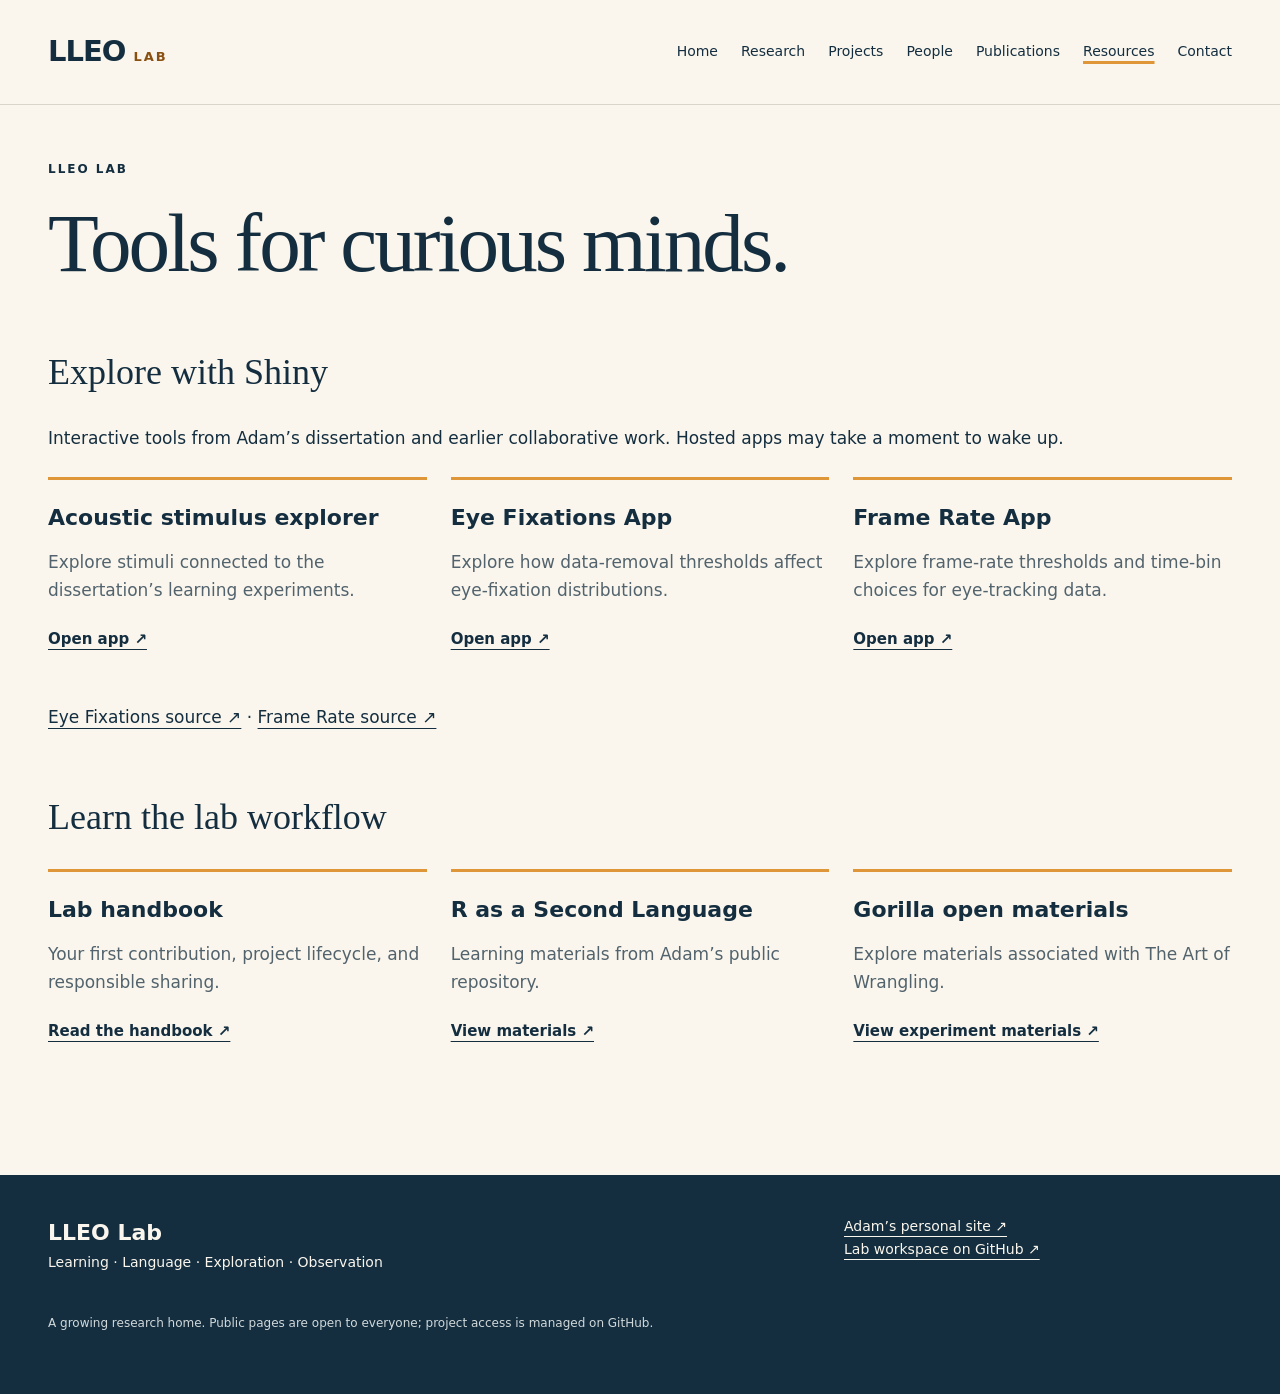
<file: resources.html>
<!doctype html><html lang="en"><head><meta charset="utf-8"><meta name="viewport" content="width=device-width,initial-scale=1"><title>Tools for curious minds. · LLEO Lab</title><meta name="description" content="Learning, Language, Exploration, Observation. Research, people, and open methods."><link rel="stylesheet" href="assets/style.css"><link rel="icon" href="data:,"></head><body><a class="skip" href="#main">Skip to content</a><header><a class="brand" href="index.html">LLEO<span>LAB</span></a><nav aria-label="Main navigation"><a href="index.html" >Home</a><a href="research.html" >Research</a><a href="projects.html" >Projects</a><a href="people.html" >People</a><a href="publications.html" >Publications</a><a href="resources.html" aria-current="page">Resources</a><a href="contact.html" >Contact</a></nav></header><main id="main"><div class="page-head"><p class="eyebrow">LLEO LAB</p><h1>Tools for curious minds.</h1></div><section><h2>Explore with Shiny</h2><p>Interactive tools from Adam’s dissertation and earlier collaborative work. Hosted apps may take a moment to wake up.</p><div class="grid"><article class="card"><h3>Acoustic stimulus explorer</h3><p>Explore stimuli connected to the dissertation’s learning experiments.</p><a href="https://adam-a-bramlett.shinyapps.io/stimuli_exploration/">Open app ↗</a></article><article class="card"><h3>Eye Fixations App</h3><p>Explore how data-removal thresholds affect eye-fixation distributions.</p><a href="https://adam-a-bramlett.shinyapps.io/Eye_Fixations_App/">Open app ↗</a></article><article class="card"><h3>Frame Rate App</h3><p>Explore frame-rate thresholds and time-bin choices for eye-tracking data.</p><a href="https://adam-a-bramlett.shinyapps.io/Frame_Rate_App/">Open app ↗</a></article></div><p><a href="https://github.com/AdamAnderB/Eye_Fixations_App">Eye Fixations source ↗</a> · <a href="https://github.com/AdamAnderB/Frame_Rate_App">Frame Rate source ↗</a></p></section><section><h2>Learn the lab workflow</h2><div class="grid"><article class="card"><h3>Lab handbook</h3><p>Your first contribution, project lifecycle, and responsible sharing.</p><a href="handbook.html">Read the handbook ↗</a></article><article class="card"><h3>R as a Second Language</h3><p>Learning materials from Adam’s public repository.</p><a href="https://github.com/AdamAnderB/R-as-a-Second-Language">View materials ↗</a></article><article class="card"><h3>Gorilla open materials</h3><p>Explore materials associated with The Art of Wrangling.</p><a href="https://app.gorilla.sc/openmaterials/715241">View experiment materials ↗</a></article></div></section></main><footer><div><b>LLEO Lab</b><p>Learning · Language · Exploration · Observation</p></div><div><a href="https://www.adamabramlett.com/">Adam’s personal site ↗</a><br><a href="https://github.com/AdamAnderB/lleo-lab">Lab workspace on GitHub ↗</a></div><p class="fine">A growing research home. Public pages are open to everyone; project access is managed on GitHub.</p></footer></body></html>
</file>
<file: assets/style.css>
:root{--navy:#142e40;--ivory:#faf6ed;--gold:#df9639;--muted:#52636d;--line:#d9d5ca}*{box-sizing:border-box}html{scroll-behavior:smooth}body{margin:0;background:var(--ivory);color:var(--navy);font:17px/1.65 system-ui,-apple-system,BlinkMacSystemFont,'Segoe UI',sans-serif}a{color:inherit;text-underline-offset:5px}a:hover{color:#86500b}a:focus-visible{outline:3px solid #a65c00;outline-offset:5px}.skip{position:absolute;left:16px;top:-100px;background:white;padding:12px;z-index:5}.skip:focus{top:12px}header{max-width:1280px;margin:auto;padding:28px 48px;display:flex;align-items:center;justify-content:space-between;gap:24px;border-bottom:1px solid var(--line)}.brand{font-weight:850;font-size:29px;letter-spacing:-1px;text-decoration:none}.brand span{font-size:13px;letter-spacing:2px;margin-left:8px;color:#895011}nav{display:flex;gap:23px;flex-wrap:wrap;font-size:14px}nav a{text-decoration:none}nav a[aria-current]{text-decoration:underline;text-decoration-color:var(--gold);text-decoration-thickness:3px}main{max-width:1280px;margin:auto;padding:55px 48px 80px}.eyebrow,.section-label{font-size:12px;letter-spacing:2px;font-weight:700}.page-head{max-width:1000px}h1{font-family:Georgia,serif;font-weight:400;letter-spacing:-3px;font-size:clamp(46px,6.5vw,86px);line-height:1.04;margin:20px 0 24px}h1 em{color:#9b5b15;font-weight:400}h2{font-family:Georgia,serif;font-weight:400;font-size:36px;line-height:1.2}h3{font-size:22px;line-height:1.25;font-weight:650}p{margin:0 0 20px}.intro{color:var(--muted);font-size:18px}.lead{font-size:25px;line-height:1.5;max-width:760px}.hero{display:grid;grid-template-columns:1fr 1.2fr;gap:50px;align-items:center;margin-top:30px}.hero figure{margin:0;background:white;padding:24px 14px 16px;border:1px solid var(--line);transform:rotate(-2deg)}img{max-width:100%;height:auto}figcaption{font-family:Georgia,serif;text-align:center;font-style:italic;color:var(--muted);font-size:14px}.actions{display:flex;gap:24px;align-items:center;flex-wrap:wrap;margin-top:30px}.button{background:var(--navy);color:white;padding:13px 20px;text-decoration:none;border-radius:3px}.button:hover{color:white;background:#2b4a5e}section{margin-top:65px}.grid{display:grid;grid-template-columns:repeat(3,minmax(0,1fr));gap:24px;margin:25px 0}.grid.four{grid-template-columns:repeat(4,minmax(0,1fr))}.grid.two{grid-template-columns:repeat(2,minmax(0,1fr))}.card{padding:24px 0 26px;border-top:3px solid var(--gold)}.card h3{margin:0 0 16px}.card p{color:var(--muted)}.card a{font-weight:650;font-size:15px}.feature{display:grid;grid-template-columns:2fr 1fr;gap:40px;background:var(--navy);color:var(--ivory);padding:48px}.feature a:hover{color:var(--gold)}.feature h2{font-size:46px;margin:16px 0}.big-letters{font:bold 88px/1 Georgia,serif;color:var(--gold);text-align:center;align-self:center;letter-spacing:15px}.measure,.prose{max-width:790px}.prose h2{margin-top:46px}.prose li{margin-bottom:12px}.tag{font-size:11px;font-weight:700;letter-spacing:1px;color:#885015}.citation{padding:30px 0;border-bottom:1px solid var(--line)}.citation h2{font-size:29px}.branch-nav{margin-top:50px;display:flex;gap:24px;flex-wrap:wrap}footer{background:var(--navy);color:var(--ivory);padding:40px max(24px,calc((100vw - 1184px)/2));display:grid;grid-template-columns:2fr 1fr;gap:20px;font-size:14px}footer a:hover{color:var(--gold)}.fine{grid-column:1/-1;color:#d1d9da;font-size:12px}footer b{font-size:22px}@media(max-width:900px){header{padding:22px 24px;align-items:flex-start;flex-direction:column}nav{gap:14px}main{padding:35px 24px 60px}.hero{grid-template-columns:1fr}.grid,.grid.four{grid-template-columns:repeat(2,minmax(0,1fr))}.hero figure{transform:none}.feature{padding:30px}.big-letters{font-size:60px}}@media(max-width:540px){.grid,.grid.four,.grid.two,.feature,footer{grid-template-columns:1fr}.big-letters{display:none}h1{letter-spacing:-1.5px}h2{font-size:30px}.lead{font-size:21px}nav{font-size:13px}.feature h2{font-size:35px}section{margin-top:45px}}@media(prefers-reduced-motion:reduce){html{scroll-behavior:auto}}
/* Original research figures lead a spacious publication gallery. */
.publication-nav{display:flex;gap:28px;flex-wrap:wrap;margin-top:32px;padding-bottom:24px;border-bottom:1px solid var(--line)}.paper-entry{display:grid;grid-template-columns:minmax(0,1.12fr) minmax(0,1fr);gap:42px;padding:48px 0;border-bottom:1px solid var(--line);align-items:center;scroll-margin-top:24px}.paper-art{margin:0;min-width:0}.paper-art>a{display:flex;background:white;padding:26px;min-height:280px;align-items:center;justify-content:center;border:1px solid #e8e3d8;box-shadow:0 12px 28px #142e4009;transition:box-shadow .2s}.paper-art>a:hover{box-shadow:0 12px 28px #142e401b}.paper-art img{display:block;width:100%;max-height:440px;object-fit:contain}.paper-art figcaption{text-align:left;margin-top:15px;font-family:inherit;font-style:normal;line-height:1.5;font-size:12px}.paper-art figcaption a{white-space:nowrap}.paper-copy h2{font-size:clamp(26px,2.8vw,38px);margin:12px 0 22px;line-height:1.16}.paper-copy .eyebrow{color:#875115;letter-spacing:1.3px;line-height:1.6}.paper-citation{font-size:14px;color:var(--muted);line-height:1.65}.paper-links{display:flex;gap:14px 24px;flex-wrap:wrap;align-items:center;font-size:14px;font-weight:650}.availability{display:inline-block;background:#eee7d8;border:1px solid #d6c8af;color:#614321;padding:8px 13px;font-size:12px;letter-spacing:.3px}#dissertation{padding-top:20px}#dissertation>h2{font-size:42px}.hero figure{transform:none;padding:20px 12px}.hero{grid-template-columns:1fr 1.3fr}@media(max-width:800px){.paper-entry{grid-template-columns:1fr;gap:25px}.paper-art>a{min-height:0;padding:18px}.paper-copy h2{font-size:29px}.hero{grid-template-columns:1fr}#dissertation>h2{font-size:32px}}@media(prefers-reduced-motion:reduce){.paper-art>a{transition:none}}
</file>
